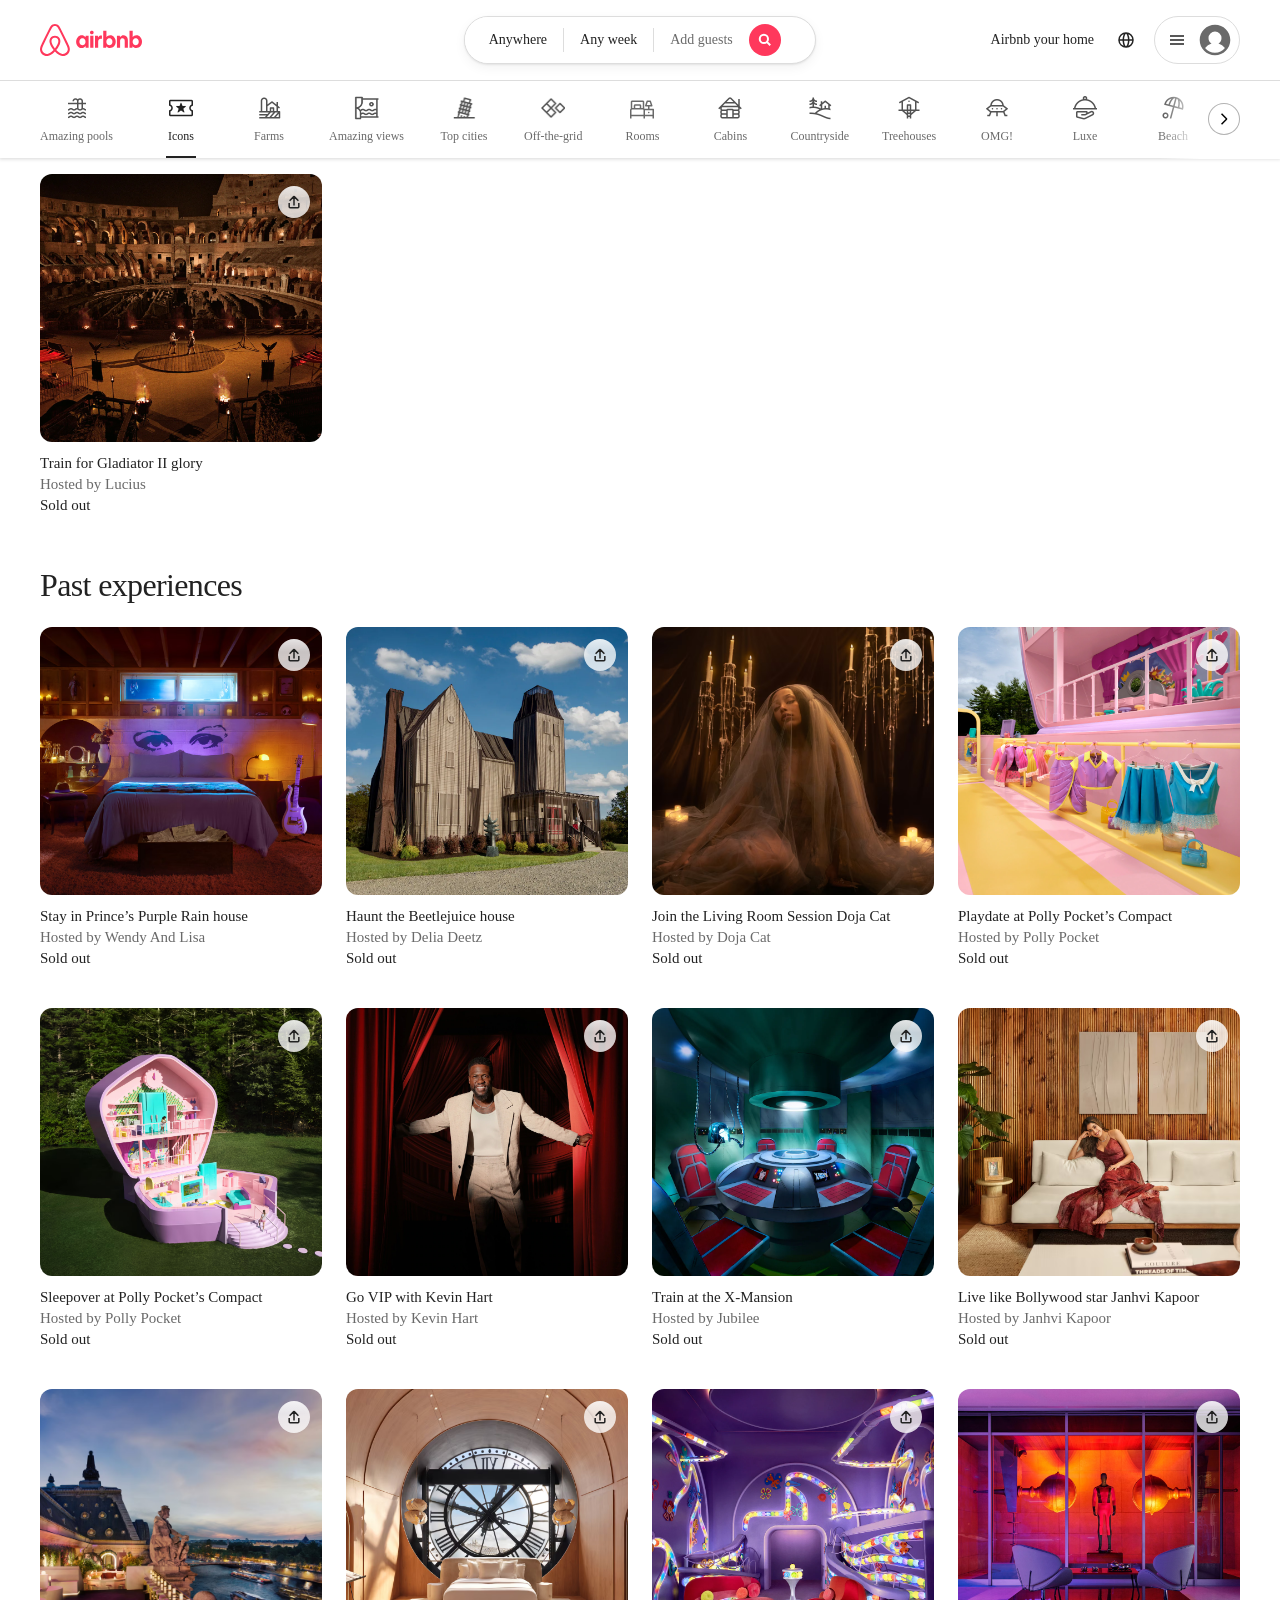
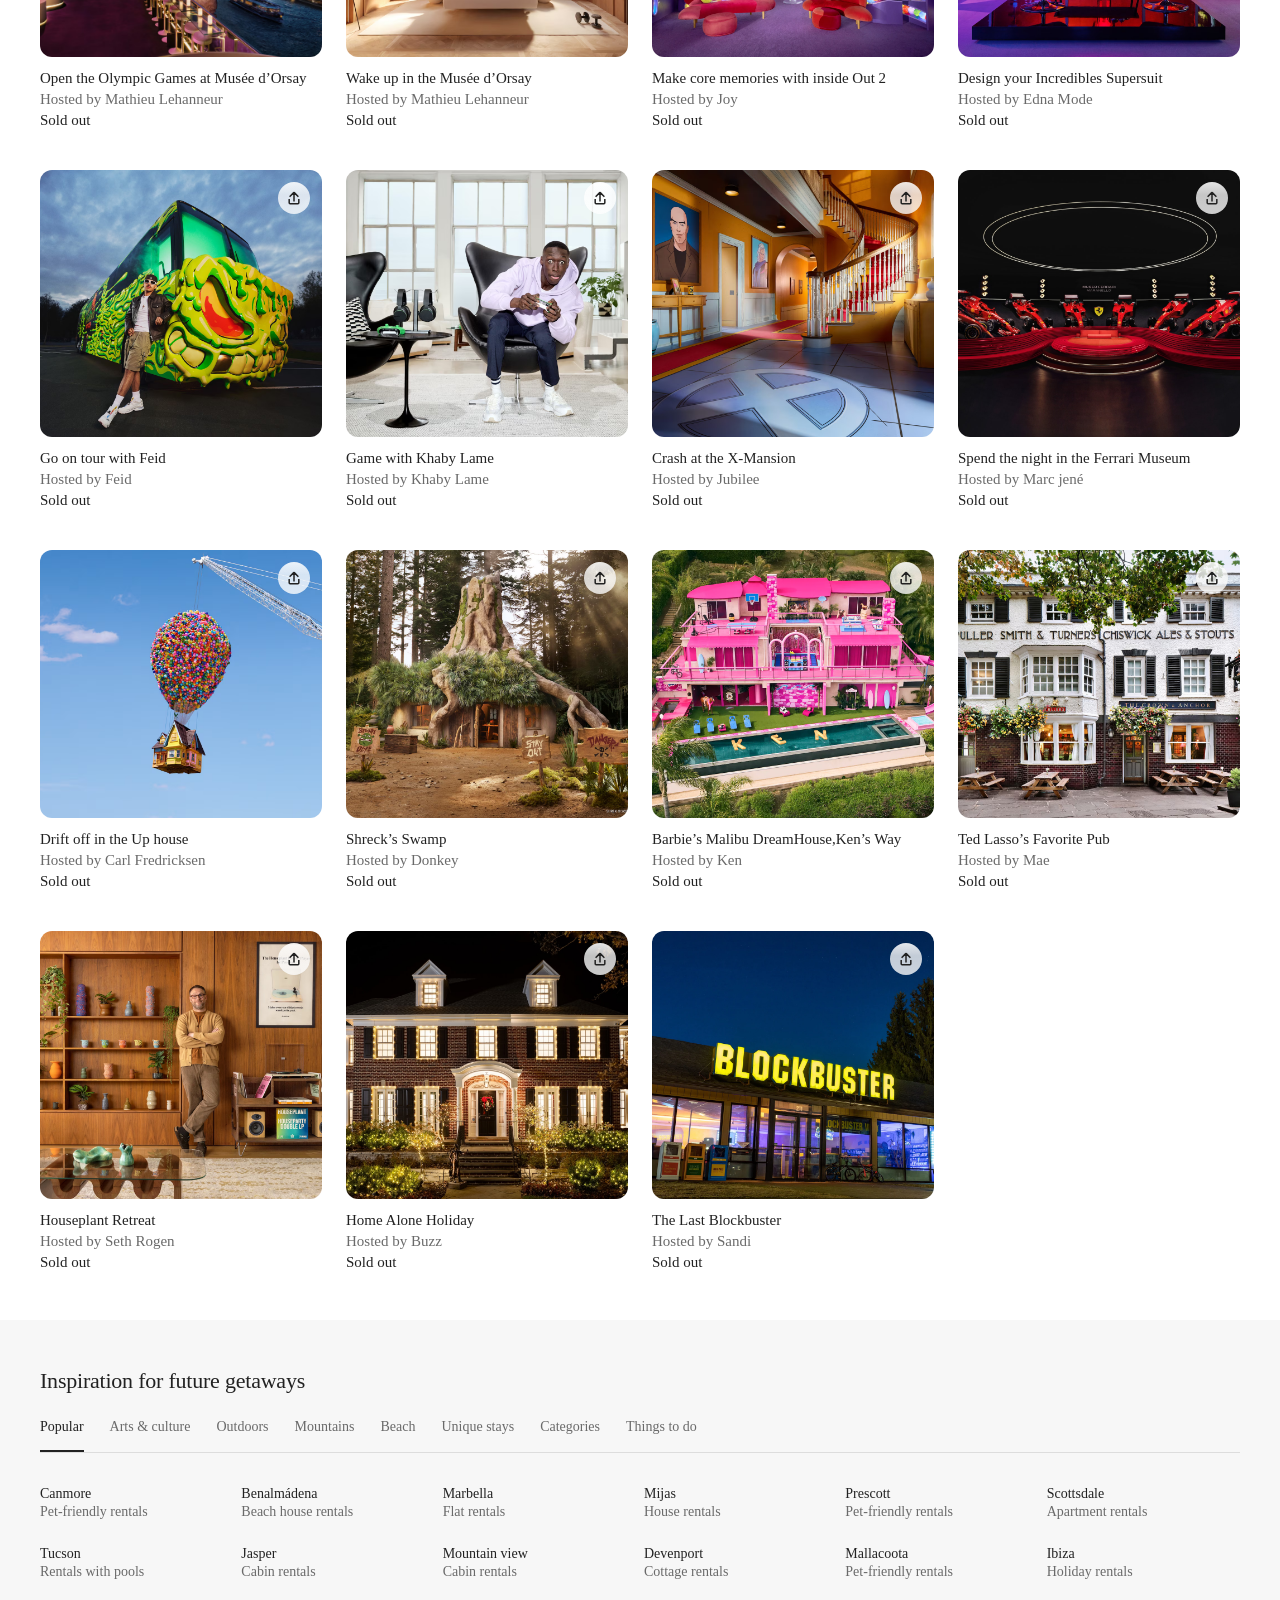
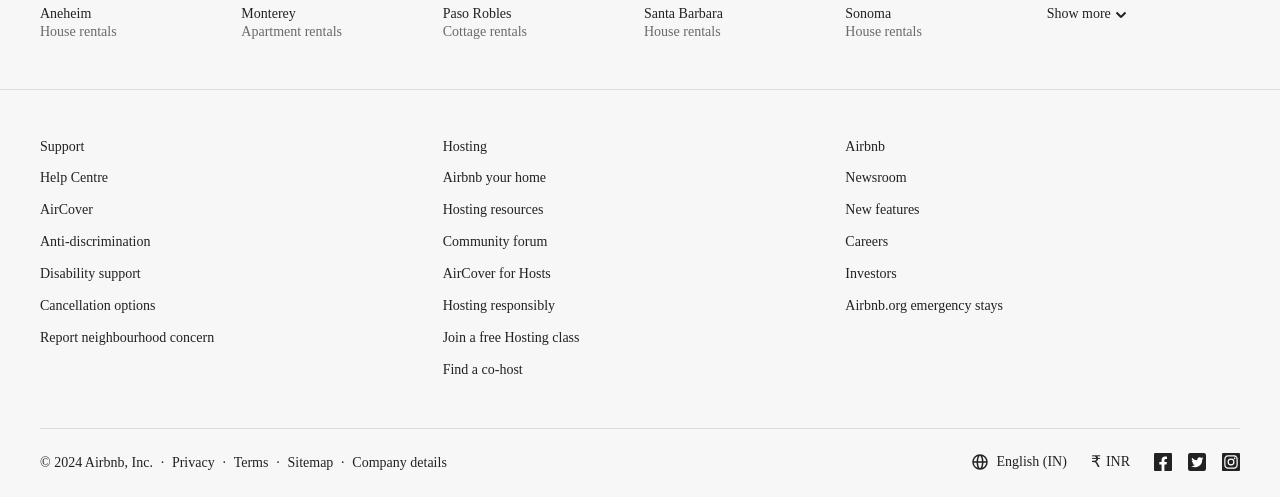
<file: index.html>
<!DOCTYPE html>
<html lang="en">
<head>
    <link rel="stylesheet" href="airbnb.css">
    <meta charset="UTF-8">
    <meta name="viewport" content="width=device-width, initial-scale=1.0">
    <title>Airbnb</title>
</head>
<body>
    <div class="main-container">
        <nav>
            <div class="nav-container">
                <div class="top-nav-con">
                    <div class="nav-mob-container">
                        <div class="nav-for-mob">
                            <button class="btn">
                                <div class="search"><span><svg  style="height: 12px; width:12px;" xmlns="http://www.w3.org/2000/svg" viewBox="0 0 32 32" aria-hidden="true" role="presentation" focusable="false" style="display: block; height: 20px; width: 20px; fill: currentcolor;"><path d="M13 0a13 13 0 0 1 10.5 20.67l7.91 7.92-2.82 2.82-7.92-7.91A12.94 12.94 0 0 1 13 26a13 13 0 1 1 0-26zm0 4a9 9 0 1 0 0 18 9 9 0 0 0 0-18z"></path></svg></span></div>
                                <div class="nav-text">
                                    <div class="nt1">Start your search</div>
                                </div>
                            </button>
                            <button class="btn1">
                                <div class="search"><span><svg xmlns="http://www.w3.org/2000/svg" viewBox="0 0 32 32" aria-hidden="true" role="presentation" focusable="false" style="display: block; height: 20px; width: 20px; fill: currentcolor;"><path d="M13 0a13 13 0 0 1 10.5 20.67l7.91 7.92-2.82 2.82-7.92-7.91A12.94 12.94 0 0 1 13 26a13 13 0 1 1 0-26zm0 4a9 9 0 1 0 0 18 9 9 0 0 0 0-18z"></path></svg></span></div>
                                <div class="nav-text1">
                                    <div class="nt2">Where to?</div>
                                    <div class="nt3"><span>Anywhere</span><span>•</span><span>Any week</span><span>•</span><span>Add guests</span></div>
                                </div>
                            </button>
                        </div>
                    </div>
                    <!-- Top nav for tab -->
                    <div class="nav-tab-container">
                        <div class="nav-for-tab">
                            <div class="site-main-logo" id="logo-for-tab-view"><svg width="30" height="32" style="display: block;"><path d="M29.3864 22.7101C29.2429 22.3073 29.0752 21.9176 28.9157 21.5565C28.6701 21.0011 28.4129 20.4446 28.1641 19.9067L28.1444 19.864C25.9255 15.0589 23.5439 10.1881 21.0659 5.38701L20.9607 5.18316C20.7079 4.69289 20.4466 4.18596 20.1784 3.68786C19.8604 3.0575 19.4745 2.4636 19.0276 1.91668C18.5245 1.31651 17.8956 0.833822 17.1853 0.502654C16.475 0.171486 15.7005 -9.83959e-05 14.9165 4.23317e-08C14.1325 9.84805e-05 13.3581 0.171877 12.6478 0.503224C11.9376 0.834571 11.3088 1.31742 10.8059 1.91771C10.3595 2.46476 9.97383 3.05853 9.65572 3.68858C9.38521 4.19115 9.12145 4.70278 8.8664 5.19757L8.76872 5.38696C6.29061 10.1884 3.90903 15.0592 1.69015 19.8639L1.65782 19.9338C1.41334 20.463 1.16057 21.0102 0.919073 21.5563C0.75949 21.9171 0.592009 22.3065 0.448355 22.7103C0.0369063 23.8104 -0.094204 24.9953 0.0668098 26.1585C0.237562 27.334 0.713008 28.4447 1.44606 29.3804C2.17911 30.3161 3.14434 31.0444 4.24614 31.4932C5.07835 31.8299 5.96818 32.002 6.86616 32C7.14824 31.9999 7.43008 31.9835 7.71027 31.9509C8.846 31.8062 9.94136 31.4366 10.9321 30.8639C12.2317 30.1338 13.5152 29.0638 14.9173 27.5348C16.3194 29.0638 17.6029 30.1338 18.9025 30.8639C19.8932 31.4367 20.9886 31.8062 22.1243 31.9509C22.4045 31.9835 22.6864 31.9999 22.9685 32C23.8664 32.002 24.7561 31.8299 25.5883 31.4932C26.6901 31.0444 27.6554 30.3161 28.3885 29.3804C29.1216 28.4447 29.5971 27.3341 29.7679 26.1585C29.9287 24.9952 29.7976 23.8103 29.3864 22.7101ZM14.9173 24.377C13.1816 22.1769 12.0678 20.1338 11.677 18.421C11.5169 17.7792 11.4791 17.1131 11.5656 16.4573C11.6339 15.9766 11.8105 15.5176 12.0821 15.1148C12.4163 14.6814 12.8458 14.3304 13.3374 14.0889C13.829 13.8475 14.3696 13.7219 14.9175 13.7219C15.4655 13.722 16.006 13.8476 16.4976 14.0892C16.9892 14.3307 17.4186 14.6817 17.7528 15.1151C18.0244 15.5181 18.201 15.9771 18.2693 16.4579C18.3556 17.114 18.3177 17.7803 18.1573 18.4223C17.7661 20.1349 16.6526 22.1774 14.9173 24.377ZM27.7406 25.8689C27.6212 26.6908 27.2887 27.4674 26.7762 28.1216C26.2636 28.7759 25.5887 29.2852 24.8183 29.599C24.0393 29.9111 23.1939 30.0217 22.3607 29.9205C21.4946 29.8089 20.6599 29.5239 19.9069 29.0824C18.7501 28.4325 17.5791 27.4348 16.2614 25.9712C18.3591 23.3846 19.669 21.0005 20.154 18.877C20.3723 17.984 20.4196 17.0579 20.2935 16.1475C20.1791 15.3632 19.8879 14.615 19.4419 13.9593C18.9194 13.2519 18.2378 12.6768 17.452 12.2805C16.6661 11.8842 15.798 11.6777 14.9175 11.6777C14.0371 11.6777 13.1689 11.8841 12.383 12.2803C11.5971 12.6765 10.9155 13.2515 10.393 13.9589C9.94707 14.6144 9.65591 15.3624 9.5414 16.1465C9.41524 17.0566 9.4623 17.9822 9.68011 18.8749C10.1648 20.9993 11.4748 23.384 13.5732 25.9714C12.2555 27.4348 11.0845 28.4325 9.92769 29.0825C9.17468 29.5239 8.34007 29.809 7.47395 29.9205C6.64065 30.0217 5.79525 29.9111 5.0162 29.599C4.24581 29.2852 3.57092 28.7759 3.05838 28.1217C2.54585 27.4674 2.21345 26.6908 2.09411 25.8689C1.97932 25.0334 2.07701 24.1825 2.37818 23.3946C2.49266 23.0728 2.62663 22.757 2.7926 22.3818C3.0274 21.851 3.27657 21.3115 3.51759 20.7898L3.54996 20.7197C5.75643 15.9419 8.12481 11.0982 10.5894 6.32294L10.6875 6.13283C10.9384 5.64601 11.1979 5.14267 11.4597 4.6563C11.7101 4.15501 12.0132 3.68171 12.3639 3.2444C12.6746 2.86903 13.0646 2.56681 13.5059 2.35934C13.9473 2.15186 14.4291 2.04426 14.9169 2.04422C15.4047 2.04418 15.8866 2.15171 16.3279 2.35911C16.7693 2.56651 17.1593 2.86867 17.4701 3.24399C17.821 3.68097 18.1242 4.15411 18.3744 4.65538C18.6338 5.13742 18.891 5.63623 19.1398 6.11858L19.2452 6.32315C21.7097 11.0979 24.078 15.9415 26.2847 20.7201L26.3046 20.7631C26.5498 21.2936 26.8033 21.8419 27.042 22.382C27.2082 22.7577 27.3424 23.0738 27.4566 23.3944C27.7576 24.1824 27.8553 25.0333 27.7406 25.8689Z" fill="currentcolor"></path></svg></div>
                            <!-- main logo for laptop view-->
                            <div class="site-main-logo" id="logo-for-lap-view"><svg width="102" height="32" style="display:block"><path d="M29.3864 22.7101C29.2429 22.3073 29.0752 21.9176 28.9157 21.5565C28.6701 21.0011 28.4129 20.4446 28.1641 19.9067L28.1444 19.864C25.9255 15.0589 23.5439 10.1881 21.0659 5.38701L20.9607 5.18316C20.7079 4.69289 20.4466 4.18596 20.1784 3.68786C19.8604 3.0575 19.4745 2.4636 19.0276 1.91668C18.5245 1.31651 17.8956 0.833822 17.1853 0.502654C16.475 0.171486 15.7005 -9.83959e-05 14.9165 4.23317e-08C14.1325 9.84805e-05 13.3581 0.171877 12.6478 0.503224C11.9376 0.834571 11.3088 1.31742 10.8059 1.91771C10.3595 2.46476 9.97383 3.05853 9.65572 3.68858C9.38521 4.19115 9.12145 4.70278 8.8664 5.19757L8.76872 5.38696C6.29061 10.1884 3.90903 15.0592 1.69015 19.8639L1.65782 19.9338C1.41334 20.463 1.16057 21.0102 0.919073 21.5563C0.75949 21.9171 0.592009 22.3065 0.448355 22.7103C0.0369063 23.8104 -0.094204 24.9953 0.0668098 26.1585C0.237562 27.334 0.713008 28.4447 1.44606 29.3804C2.17911 30.3161 3.14434 31.0444 4.24614 31.4932C5.07835 31.8299 5.96818 32.002 6.86616 32C7.14824 31.9999 7.43008 31.9835 7.71027 31.9509C8.846 31.8062 9.94136 31.4366 10.9321 30.8639C12.2317 30.1338 13.5152 29.0638 14.9173 27.5348C16.3194 29.0638 17.6029 30.1338 18.9025 30.8639C19.8932 31.4367 20.9886 31.8062 22.1243 31.9509C22.4045 31.9835 22.6864 31.9999 22.9685 32C23.8664 32.002 24.7561 31.8299 25.5883 31.4932C26.6901 31.0444 27.6554 30.3161 28.3885 29.3804C29.1216 28.4447 29.5971 27.3341 29.7679 26.1585C29.9287 24.9952 29.7976 23.8103 29.3864 22.7101ZM14.9173 24.377C13.1816 22.1769 12.0678 20.1338 11.677 18.421C11.5169 17.7792 11.4791 17.1131 11.5656 16.4573C11.6339 15.9766 11.8105 15.5176 12.0821 15.1148C12.4163 14.6814 12.8458 14.3304 13.3374 14.0889C13.829 13.8475 14.3696 13.7219 14.9175 13.7219C15.4655 13.722 16.006 13.8476 16.4976 14.0892C16.9892 14.3307 17.4186 14.6817 17.7528 15.1151C18.0244 15.5181 18.201 15.9771 18.2693 16.4579C18.3556 17.114 18.3177 17.7803 18.1573 18.4223C17.7661 20.1349 16.6526 22.1774 14.9173 24.377ZM27.7406 25.8689C27.6212 26.6908 27.2887 27.4674 26.7762 28.1216C26.2636 28.7759 25.5887 29.2852 24.8183 29.599C24.0393 29.9111 23.1939 30.0217 22.3607 29.9205C21.4946 29.8089 20.6599 29.5239 19.9069 29.0824C18.7501 28.4325 17.5791 27.4348 16.2614 25.9712C18.3591 23.3846 19.669 21.0005 20.154 18.877C20.3723 17.984 20.4196 17.0579 20.2935 16.1475C20.1791 15.3632 19.8879 14.615 19.4419 13.9593C18.9194 13.2519 18.2378 12.6768 17.452 12.2805C16.6661 11.8842 15.798 11.6777 14.9175 11.6777C14.0371 11.6777 13.1689 11.8841 12.383 12.2803C11.5971 12.6765 10.9155 13.2515 10.393 13.9589C9.94707 14.6144 9.65591 15.3624 9.5414 16.1465C9.41524 17.0566 9.4623 17.9822 9.68011 18.8749C10.1648 20.9993 11.4748 23.384 13.5732 25.9714C12.2555 27.4348 11.0845 28.4325 9.92769 29.0825C9.17468 29.5239 8.34007 29.809 7.47395 29.9205C6.64065 30.0217 5.79525 29.9111 5.0162 29.599C4.24581 29.2852 3.57092 28.7759 3.05838 28.1217C2.54585 27.4674 2.21345 26.6908 2.09411 25.8689C1.97932 25.0334 2.07701 24.1825 2.37818 23.3946C2.49266 23.0728 2.62663 22.757 2.7926 22.3818C3.0274 21.851 3.27657 21.3115 3.51759 20.7898L3.54996 20.7197C5.75643 15.9419 8.12481 11.0982 10.5894 6.32294L10.6875 6.13283C10.9384 5.64601 11.1979 5.14267 11.4597 4.6563C11.7101 4.15501 12.0132 3.68171 12.3639 3.2444C12.6746 2.86903 13.0646 2.56681 13.5059 2.35934C13.9473 2.15186 14.4291 2.04426 14.9169 2.04422C15.4047 2.04418 15.8866 2.15171 16.3279 2.35911C16.7693 2.56651 17.1593 2.86867 17.4701 3.24399C17.821 3.68097 18.1242 4.15411 18.3744 4.65538C18.6338 5.13742 18.891 5.63623 19.1398 6.11858L19.2452 6.32315C21.7097 11.0979 24.078 15.9415 26.2847 20.7201L26.3046 20.7631C26.5498 21.2936 26.8033 21.8419 27.042 22.382C27.2082 22.7577 27.3424 23.0738 27.4566 23.3944C27.7576 24.1824 27.8553 25.0333 27.7406 25.8689Z" fill="currentcolor"></path><path d="M41.6847 24.1196C40.8856 24.1196 40.1505 23.9594 39.4792 23.6391C38.808 23.3188 38.2327 22.8703 37.7212 22.2937C37.2098 21.7172 36.8263 21.0445 36.5386 20.3078C36.2509 19.539 36.123 18.7062 36.123 17.8093C36.123 16.9124 36.2829 16.0475 36.5705 15.2787C36.8582 14.51 37.2737 13.8373 37.7852 13.2287C38.2966 12.6521 38.9039 12.1716 39.6071 11.8513C40.3103 11.531 41.0455 11.3708 41.8765 11.3708C42.6756 11.3708 43.3788 11.531 44.0181 11.8833C44.6574 12.2037 45.1688 12.6841 45.5843 13.2927L45.6802 11.7232H48.6209V23.7992H45.6802L45.5843 22.0375C45.1688 22.6781 44.6254 23.1906 43.9222 23.575C43.2829 23.9274 42.5158 24.1196 41.6847 24.1196ZM42.4519 21.2367C43.0272 21.2367 43.5386 21.0765 44.0181 20.7882C44.4656 20.4679 44.8172 20.0515 45.1049 19.539C45.3606 19.0265 45.4884 18.4179 45.4884 17.7452C45.4884 17.0725 45.3606 16.4639 45.1049 15.9514C44.8492 15.4389 44.4656 15.0225 44.0181 14.7022C43.5706 14.3818 43.0272 14.2537 42.4519 14.2537C41.8765 14.2537 41.3651 14.4139 40.8856 14.7022C40.4382 15.0225 40.0866 15.4389 39.7989 15.9514C39.5432 16.4639 39.4153 17.0725 39.4153 17.7452C39.4153 18.4179 39.5432 19.0265 39.7989 19.539C40.0546 20.0515 40.4382 20.4679 40.8856 20.7882C41.3651 21.0765 41.8765 21.2367 42.4519 21.2367ZM53.6392 8.4559C53.6392 8.80825 53.5753 9.12858 53.4154 9.38483C53.2556 9.64109 53.0319 9.86531 52.7442 10.0255C52.4565 10.1856 52.1369 10.2497 51.8173 10.2497C51.4976 10.2497 51.178 10.1856 50.8903 10.0255C50.6026 9.86531 50.3789 9.64109 50.2191 9.38483C50.0592 9.09654 49.9953 8.80825 49.9953 8.4559C49.9953 8.10355 50.0592 7.78323 50.2191 7.52697C50.3789 7.23868 50.6026 7.04649 50.8903 6.88633C51.178 6.72617 51.4976 6.66211 51.8173 6.66211C52.1369 6.66211 52.4565 6.72617 52.7442 6.88633C53.0319 7.04649 53.2556 7.27072 53.4154 7.52697C53.5433 7.78323 53.6392 8.07152 53.6392 8.4559ZM50.2191 23.7672V11.6911H53.4154V23.7672H50.2191V23.7672ZM61.9498 14.8623V14.8943C61.79 14.8303 61.5982 14.7982 61.4383 14.7662C61.2466 14.7342 61.0867 14.7342 60.895 14.7342C60 14.7342 59.3287 14.9904 58.8812 15.535C58.4018 16.0795 58.178 16.8483 58.178 17.8413V23.7672H54.9817V11.6911H57.9223L58.0182 13.517C58.3379 12.8763 58.7214 12.3958 59.2648 12.0435C59.7762 11.6911 60.3835 11.531 61.0867 11.531C61.3105 11.531 61.5342 11.563 61.726 11.595C61.8219 11.6271 61.8858 11.6271 61.9498 11.6591V14.8623ZM63.2283 23.7672V6.72617H66.4247V13.2287C66.8722 12.6521 67.3836 12.2036 68.0229 11.8513C68.6622 11.531 69.3654 11.3388 70.1645 11.3388C70.9635 11.3388 71.6987 11.4989 72.3699 11.8193C73.0412 12.1396 73.6165 12.588 74.128 13.1646C74.6394 13.7412 75.0229 14.4139 75.3106 15.1506C75.5983 15.9194 75.7261 16.7522 75.7261 17.6491C75.7261 18.546 75.5663 19.4109 75.2787 20.1796C74.991 20.9484 74.5755 21.6211 74.064 22.2297C73.5526 22.8063 72.9453 23.2867 72.2421 23.6071C71.5389 23.9274 70.8037 24.0875 69.9727 24.0875C69.1736 24.0875 68.4704 23.9274 67.8311 23.575C67.1918 23.2547 66.6804 22.7742 66.2649 22.1656L66.169 23.7352L63.2283 23.7672ZM69.3973 21.2367C69.9727 21.2367 70.4841 21.0765 70.9635 20.7882C71.411 20.4679 71.7626 20.0515 72.0503 19.539C72.306 19.0265 72.4339 18.4179 72.4339 17.7452C72.4339 17.0725 72.306 16.4639 72.0503 15.9514C71.7626 15.4389 71.411 15.0225 70.9635 14.7022C70.5161 14.3818 69.9727 14.2537 69.3973 14.2537C68.822 14.2537 68.3106 14.4139 67.8311 14.7022C67.3836 15.0225 67.032 15.4389 66.7443 15.9514C66.4886 16.4639 66.3608 17.0725 66.3608 17.7452C66.3608 18.4179 66.4886 19.0265 66.7443 19.539C67 20.0515 67.3836 20.4679 67.8311 20.7882C68.3106 21.0765 68.822 21.2367 69.3973 21.2367ZM76.9408 23.7672V11.6911H79.8814L79.9773 13.2607C80.3289 12.6841 80.8084 12.2357 81.4157 11.8833C82.023 11.531 82.7262 11.3708 83.5253 11.3708C84.4203 11.3708 85.1874 11.595 85.8267 12.0115C86.4979 12.4279 87.0094 13.0365 87.361 13.8053C87.7126 14.574 87.9043 15.5029 87.9043 16.56V23.7992H84.708V16.9764C84.708 16.1436 84.5162 15.4709 84.1326 14.9904C83.7491 14.51 83.2376 14.2537 82.5664 14.2537C82.0869 14.2537 81.6714 14.3498 81.2878 14.574C80.9362 14.7982 80.6486 15.0865 80.4248 15.503C80.2011 15.8873 80.1052 16.3678 80.1052 16.8483V23.7672H76.9408V23.7672ZM89.5025 23.7672V6.72617H92.6989V13.2287C93.1464 12.6521 93.6578 12.2036 94.2971 11.8513C94.9364 11.531 95.6396 11.3388 96.4387 11.3388C97.2378 11.3388 97.9729 11.4989 98.6442 11.8193C99.3154 12.1396 99.8907 12.588 100.402 13.1646C100.914 13.7412 101.297 14.4139 101.585 15.1506C101.873 15.9194 102 16.7522 102 17.6491C102 18.546 101.841 19.4109 101.553 20.1796C101.265 20.9484 100.85 21.6211 100.338 22.2297C99.8268 22.8063 99.2195 23.2867 98.5163 23.6071C97.8131 23.9274 97.0779 24.0875 96.2469 24.0875C95.4478 24.0875 94.7446 23.9274 94.1053 23.575C93.466 23.2547 92.9546 22.7742 92.5391 22.1656L92.4432 23.7352L89.5025 23.7672ZM95.7035 21.2367C96.2788 21.2367 96.7903 21.0765 97.2697 20.7882C97.7172 20.4679 98.0688 20.0515 98.3565 19.539C98.6122 19.0265 98.7401 18.4179 98.7401 17.7452C98.7401 17.0725 98.6122 16.4639 98.3565 15.9514C98.1008 15.4389 97.7172 15.0225 97.2697 14.7022C96.8222 14.3818 96.2788 14.2537 95.7035 14.2537C95.1281 14.2537 94.6167 14.4139 94.1373 14.7022C93.6898 15.0225 93.3382 15.4389 93.0505 15.9514C92.7628 16.4639 92.6669 17.0725 92.6669 17.7452C92.6669 18.4179 92.7948 19.0265 93.0505 19.539C93.3062 20.0515 93.6898 20.4679 94.1373 20.7882C94.6167 21.0765 95.0962 21.2367 95.7035 21.2367Z" fill="currentcolor"></path></svg></div>
                            <!-- logo for laptop view end -->
                            <div class="button-container">
                                <div class="bt-co-tab">
                                    <div class="bt-co">
                                        <button class="btc-1">
                                            <div class="text-con" id="tc1"><div>Anywhere</div></div>
                                        </button>
                                        <div class="side-line"></div>
                                        <button class="btc-2">
                                            <div class="text-con" id="tc2"><div>Any week</div></div>
                                        </button>
                                        <div class="side-line"></div>
                                        <button class="btc-3">
                                            <div class="text-con" id="tc3"><div>Add guests</div></div>
                                            <div class="sb"><svg xmlns="http://www.w3.org/2000/svg" viewBox="0 0 32 32" aria-hidden="true" role="presentation" focusable="false" style="display: block; fill: none; height: 12px; width: 12px; stroke: currentcolor; stroke-width: 5.33333; overflow: visible;"><path fill="none" d="M13 24a11 11 0 1 0 0-22 11 11 0 0 0 0 22zm8-3 9 9"></path></svg></div>
                                        </button>
                                    </div>
                                </div>
                            </div>
                            <div class="Airbnb-home-container">
                                <div class="home-container">
                                    <div class="home-logo-container">
                                        <div class="home"><div>Airbnb your home</div></div>
                                        <div class="home-logo"><div><svg xmlns="http://www.w3.org/2000/svg" viewBox="0 0 16 16" aria-hidden="true" role="presentation" focusable="false" style="display: block; height: 16px; width: 16px; fill: currentcolor;"><path d="M8 .25a7.77 7.77 0 0 1 7.75 7.78 7.75 7.75 0 0 1-7.52 7.72h-.25A7.75 7.75 0 0 1 .25 8.24v-.25A7.75 7.75 0 0 1 8 .25zm1.95 8.5h-3.9c.15 2.9 1.17 5.34 1.88 5.5H8c.68 0 1.72-2.37 1.93-5.23zm4.26 0h-2.76c-.09 1.96-.53 3.78-1.18 5.08A6.26 6.26 0 0 0 14.17 9zm-9.67 0H1.8a6.26 6.26 0 0 0 3.94 5.08 12.59 12.59 0 0 1-1.16-4.7l-.03-.38zm1.2-6.58-.12.05a6.26 6.26 0 0 0-3.83 5.03h2.75c.09-1.83.48-3.54 1.06-4.81zm2.25-.42c-.7 0-1.78 2.51-1.94 5.5h3.9c-.15-2.9-1.18-5.34-1.89-5.5h-.07zm2.28.43.03.05a12.95 12.95 0 0 1 1.15 5.02h2.75a6.28 6.28 0 0 0-3.93-5.07z"></path></svg></div></div>
    
                                    </div>
                                    <button class="person-menu-container">
                                        <div class="menu"><svg xmlns="http://www.w3.org/2000/svg" viewBox="0 0 32 32" aria-hidden="true" role="presentation" focusable="false" style="display: block; fill: none; height: 16px; width: 16px; stroke: currentcolor; stroke-width: 3; overflow: visible;"><g fill="none"><path d="M2 16h28M2 24h28M2 8h28"></path></g></svg></div>
                                        <div class="perosn"><svg xmlns="http://www.w3.org/2000/svg" viewBox="0 0 32 32" aria-hidden="true" role="presentation" focusable="false" style="display: block; height: 32px; width: 32px; fill: currentcolor;"><path d="M16 .7C7.56.7.7 7.56.7 16S7.56 31.3 16 31.3 31.3 24.44 31.3 16 24.44.7 16 .7zm0 28c-4.02 0-7.6-1.88-9.93-4.81a12.43 12.43 0 0 1 6.45-4.4A6.5 6.5 0 0 1 9.5 14a6.5 6.5 0 0 1 13 0 6.51 6.51 0 0 1-3.02 5.5 12.42 12.42 0 0 1 6.45 4.4A12.67 12.67 0 0 1 16 28.7z"></path></svg></div>
                                    </button>
                                </div>
                            </div>
                        </div>
                    </div>
                    <div class="line1"></div>
                </div>
                <div class="sec-nav-con">
                    <div class="logo-container">
                        <div class="logos">
                            <div class="logo"><div class="log" id="fm">
                                <div class="log1"><img src="assets/images/logo1.jpg" alt="logo1"></div>
                                <div class="des1"><span>Amazing pools</span></div>
                            </div></div>
                            <div class="logo" id="fm1"><div class="log" id="fm2">
                                <div class="log2"><img src="assets/images/logo2.webp" alt="logo2"></div>
                                <div class="des1"><span>Icons</span></div>
                            </div></div>
                            <div class="logo"><div class="log">
                                <div class="log1"><img src="assets/images/logo3.jpg" alt="logo3"></div>
                                <div class="des1"><span>Farms</span></div>
                            </div></div>
                            <div class="logo"><div class="log">
                                <div class="log1"><img src="assets/images/logo4.jpg" alt="logo4"></div>
                                <div class="des1"><span>Amazing views</span></div>
                            </div></div>
                            <div class="logo"><div class="log">
                                <div class="log1"><img src="assets/images/logo5.jpg" alt="logo5"></div>
                                <div class="des1"><span>Top cities</span></div>
                            </div></div>
                            <div class="logo"><div class="log">
                                <div class="log1"><img src="assets/images/logo6.jpg" alt="logo6"></div>
                                <div class="des1"><span>Off-the-grid</span></div>
                            </div></div>
                            <div class="logo"><div class="log">
                                <div class="log1"><img src="assets/images/logo7.jpg" alt="logo7"></div>
                                <div class="des1"><span>Rooms</span></div>
                            </div></div>
                            <div class="logo"><div class="log">
                                <div class="log1"><img src="assets/images/logo8.jpg" alt="logo8"></div>
                                <div class="des1"><span>Cabins</span></div>
                            </div></div>
                            <div class="logo"><div class="log">
                                <div class="log1"><img src="assets/images/logo9.jpg" alt="logo9"></div>
                                <div class="des1"><span>Countryside</span></div>
                            </div></div>
                            <div class="logo"><div class="log">
                                <div class="log1"><img src="assets/images/logo10.jpg" alt="logo10"></div>
                                <div class="des1"><span>Treehouses</span></div>
                            </div></div>
                            <div class="logo"><div class="log">
                                <div class="log1"><img src="assets/images/logo11.jpg" alt="logo11"></div>
                                <div class="des1"><span>OMG!</span></div>
                            </div></div>
                            <div class="logo"><div class="log">
                                <div class="log1"><img src="assets/images/logo12.jpg" alt="logo12"></div>
                                <div class="des1"><span>Luxe</span></div>
                            </div></div>
                            <div class="logo"><div class="log">
                                <div class="log1"><img src="assets/images/logo13.jpg" alt="logo13"></div>
                                <div class="des1"><span>Beach</span></div>
                            </div></div>
                            <div class="logo"><div class="log">
                                <div class="log1"><img src="assets/images/logo14.jpg" alt="logo14"></div>
                                <div class="des1"><span>Historical home</span></div>
                            </div></div>
                            <div class="logo"><div class="log">
                                <div class="log1"><img src="assets/images/logo15.jpg" alt="logo15"></div>
                                <div class="des1"><span>Mansions</span></div>
                            </div></div>
                            <div class="logo"><div class="log">
                                <div class="log1"><img src="assets/images/logo16.jpg" alt="logo16"></div>
                                <div class="des1"><span>Domes</span></div>
                            </div></div>
                            <div class="logo"><div class="log">
                                <div class="log1"><img src="assets/images/logo17.jpg" alt="logo17"></div>
                                <div class="des1"><span>National parks</span></div>
                            </div></div>
                            <div class="logo"><div class="log">
                                <div class="log1"><img src="assets/images/logo18.jpg" alt="logo18"></div>
                                <div class="des1"><span>Castles</span></div>
                            </div></div>
                            <div class="logo"><div class="log">
                                <div class="log1"><img src="assets/images/logo19.jpg" alt="logo19"></div>
                                <div class="des1"><span>Lakefront</span></div>
                            </div></div>
                            <div class="logo"><div class="log">
                                <div class="log1"><img src="assets/images/logo20.jpg" alt="logo20"></div>
                                <div class="des1"><span>Tiny homes</span></div>
                            </div></div>
                            <div class="logo"><div class="log">
                                <div class="log1"><img src="assets/images/logo21.jpg" alt="logo21"></div>
                                <div class="des1"><span>Beachfornt</span></div>
                            </div></div>
                            <div class="logo"><div class="log">
                                <div class="log1"><img src="assets/images/logo23.jpg" alt="logo23"></div>
                                <div class="des1"><span>Lake</span></div>
                            </div></div>
                            <div class="logo"><div class="log">
                                <div class="log1"><img src="assets/images/logo24.jpg" alt="logo24"></div>
                                <div class="des1"><span>Islands</span></div>
                            </div></div>
                            <div class="logo"><div class="log">
                                <div class="log1"><img src="assets/images/logo25.jpg" alt="logo25"></div>
                                <div class="des1"><span>Design</span></div>
                            </div></div>
                            <div class="logo"><div class="log">
                                <div class="log1"><img src="assets/images/logo25.jpg" alt="logo25"></div>
                                <div class="des1">Top of the world</div>
                            </div></div>
                            <div class="logo"><div class="log">
                                <div class="log1"><img src="assets/images/logo26.jpg" alt="logo26"></div>
                                <div class="des1"><span>Bed&brekfasts</span></div>
                            </div></div>
                            <div class="logo"><div class="log">
                                <div class="log1"><img src="assets/images/logo27.jpg" alt="logo27"></div>
                                <div class="des1"><span>Tropical</span></div>
                            </div></div>
                            <div class="logo"><div class="log">
                                <div class="log1"><img src="assets/images/logo28.jpg" alt="logo28"></div>
                                <div class="des1"><span>Trending</span></div>
                            </div></div>
                            <div class="logo"><div class="log">
                                <div class="log1"><img src="assets/images/logo29.jpg" alt="logo29"></div>
                                <div class="des1"><span>Camping</span></div>
                            </div></div>
                            <div class="logo"><div class="log">
                                <div class="log1"><img src="assets/images/logo30.jpg" alt="logo30"></div>
                                <div class="des1"><span>Desert</span></div>
                            </div></div>
                            <div class="logo"><div class="log">
                                <div class="log1"><img src="assets/images/logo31.jpg" alt="logo31"></div>
                                <div class="des1"><span>Caves</span></div>
                            </div></div>
                            <div class="logo"><div class="log">
                                <div class="log1"><img src="assets/images/logo32.jpg" alt="logo32"></div>
                                <div class="des1"><span>Golfing</span></div>
                            </div></div>
                            <div class="logo"><div class="log">
                                <div class="log1"><img src="assets/images/logo33.jpg" alt="logo33"></div>
                                <div class="des1"><span>A-frames</span></div>
                            </div></div>
                            <div class="logo"><div class="log">
                                <div class="log1"><img src="assets/images/logo34.jpg" alt="logo34"></div>
                                <div class="des1"><span>Arctic</span></div>
                            </div></div>
                            <div class="logo"><div class="log">
                                <div class="log1"><img src="assets/images/logo35.jpg" alt="logo35"></div>
                                <div class="des1"><span>Containers</span></div>
                            </div></div>
                            <div class="logo"><div class="log">
                                <div class="log1"><img src="assets/images/logo36.jpg" alt="logo36"></div>
                                <div class="des1"><span>Earth homes</span></div>
                            </div></div>
                            <div class="logo"><div class="log">
                                <div class="log1"><img src="assets/images/logo37.jpg" alt="logo37"></div>
                                <div class="des1"><span>Boats</span></div>
                            </div></div>
                            <div class="logo"><div class="log">
                                <div class="log1"><img src="assets/images/logo38.jpg" alt="logo38"></div>
                                <div class="des1"><span>Creative spaces</span></div>
                            </div></div>
                            <div class="logo"><div class="log">
                                <div class="log1"><img src="assets/images/logo39.jpg" alt="logo39"></div>
                                <div class="des1"><span>Chef's kitchens</span></div>
                            </div></div>
                            <div class="logo"><div class="log">
                                <div class="log1"><img src="assets/images/logo40.jpg" alt="logo40"></div>
                                <div class="des1"><span>Skiing</span></div>
                            </div></div>
                            <div class="logo"><div class="log">
                                <div class="log1"><img src="assets/images/logo41.jpg" alt="logo41"></div>
                                <div class="des1"><span>Play</span></div>
                            </div></div>
                            <div class="logo"><div class="log">
                                <div class="log1"><img src="assets/images/logo42.jpg" alt="logo42"></div>
                                <div class="des1"><span>New</span></div>
                            </div></div>
                            <div class="logo"><div class="log">
                                <div class="log1"><img src="assets/images/logo43.jpg" alt="logo43"></div>
                                <div class="des1"><span>Surfing</span></div>
                            </div></div>
                            <div class="logo"><div class="log">
                                <div class="log1"><img src="assets/images/logo44.jpg" alt="logo44"></div>
                                <div class="des1"><span>Houseboats</span></div>
                            </div></div>
                            <div class="logo"><div class="log">
                                <div class="log1"><img src="assets/images/logo45.jpg" alt="logo45"></div>
                                <div class="des1"><span>Minus</span></div>
                            </div></div>
                            <div class="logo"><div class="log">
                                <div class="log1"><img src="assets/images/logo46.jpg" alt="logo46"></div>
                                <div class="des1"><span>Sky-in/out</span></div>
                            </div></div>
                            <div class="logo"><div class="log">
                                <div class="log1"><img src="assets/images/logo47.jpg" alt="logo47"></div>
                                <div class="des1"><span>Yurts</span></div>
                            </div></div>
                            <div class="logo"><div class="log">
                                <div class="log1"><img src="assets/images/logo48.jpg" alt="logo48"></div>
                                <div class="des1"><span>Dammusi</span></div>
                            </div></div>
                            <div class="logo"><div class="log">
                                <div class="log1"><img src="assets/images/logo49.jpg" alt="logo49"></div>
                                <div class="des1"><span>Ryokans</span></div>
                            </div></div>
                            <div class="logo"><div class="log">
                                <div class="log1"><img src="assets/images/logo50.jpg" alt="logo50"></div>
                                <div class="des1"><span>Trulli</span></div>
                            </div></div>
                            <div class="logo"><div class="log">
                                <div class="log1"><img src="assets/images/logo51.jpg" alt="logo51"></div>
                                <div class="des1"><span>Vineyards</span></div>
                            </div></div>
                            <div class="logo"><div class="log">
                                <div class="log1"><img src="assets/images/logo52.jpg" alt="logo52"></div>
                                <div class="des1"><span>Casas particulares</span></div>
                            </div></div>
                            <div class="logo"><div class="log">
                                <div class="log1"><img src="assets/images/logo53.jpg" alt="logo53"></div>
                                <div class="des1"><span>Adapted</span></div>
                            </div></div>
                            <div class="logo"><div class="log">
                                <div class="log1"><img src="assets/images/logo54.jpg" alt="logo54"></div>
                                <div class="des1"><span>Grand pianos</span></div>
                            </div></div>
                            <div class="logo"><div class="log">
                                <div class="log1"><img src="assets/images/logo55.jpg" alt="log"></div>
                                <div class="des1"><span>Cycladic homes</span></div>
                            </div></div>
                            <div class="logo"><div class="log">
                                <div class="log1"><img src="assets/images/logo56.jpg" alt="logo56"></div>
                                <div class="des1"><span>Towers</span></div>
                            </div></div>
                            <div class="logo"><div class="log">
                                <div class="log1"><img src="assets/images/logo57.jpg" alt="logo57"></div>
                                <div class="des1"><span>Windmills</span></div>
                            </div></div>
                            <div class="logo"><div class="log">
                                <div class="log1"><img src="assets/images/logo58.jpg" alt="logo58"></div>
                                <div class="des1"><span>Riads</span></div>
                            </div></div>
                            <div class="logo"><div class="log">
                                <div class="log1"><img src="assets/images/logo59.jpg" alt="logo59"></div>
                                <div class="des1"><span>Shepherd's huts</span></div>
                            </div></div>
                            <div class="logo"><div class="log">
                                <div class="log1"><img src="assets/images/logo60.jpg" alt="logo60"></div>
                                <div class="des1"><span>Barns</span></div>
                            </div></div>
                            <div class="logo"><div class="log">
                                <div class="log1"><img src="assets/images/logo61.jpg" alt="logo61"></div>
                                <div class="des1"><span>Camper vans</span></div>
                            </div></div>
                            <div class="logo"><div class="log">
                                <div class="log1"><img src="assets/images/logo62.jpg" alt="logo62"></div>
                                <div class="des1"><span>Hanoks</span></div>
                            </div></div>
                            <div class="logo"><div class="log">
                                <div class="log1"><img src="assets/images/logo56.jpg" alt="logo56"></div>
                                <div class="des1"><span>Towers</span></div>
                            </div></div>
                        </div>
                    </div>
                    <div class="next-button">
                        <button><span data-button-content="true" class=""><svg xmlns="http://www.w3.org/2000/svg" viewBox="0 0 16 16" aria-hidden="true" role="presentation" focusable="false" style="display: block; height: 12px; width: 12px; fill: currentcolor;"><path d="M5.41.3 4 1.7 10.3 8 4 14.3l1.41 1.4 6.6-6.58c.57-.58.6-1.5.1-2.13l-.1-.11z"></path></svg></span></button>
                    </div>
                </div>
                <div class="underline"></div>
            </div>
        </nav>
        <section id="sec1">
            <div class="main-content-container">
                <div class="container-for-contents">
                    <div class="container1">
                        <div class="cont">
                            <div class="img-for-site">
                                <div class="download">
                                    <div class="dm1">
                                        <div class="dm" id="dm-for-mobile"><svg viewBox="0 0 32 32" xmlns="http://www.w3.org/2000/svg" aria-hidden="true" role="presentation" focusable="false" style="display: block; fill: none; height: 16px; width: 16px; stroke: currentcolor; stroke-width: 3; overflow: visible;"><path d="m27 18v9c0 1.1046-.8954 2-2 2h-18c-1.10457 0-2-.8954-2-2v-9m11-15v21m-10-11 9.2929-9.29289c.3905-.39053 1.0237-.39053 1.4142 0l9.2929 9.29289" fill="none"></path></svg></div>
                                        <!-- download image from tab view -->
                                        <div class="dm" id="dm-from-tab"><svg viewBox="0 0 32 32" xmlns="http://www.w3.org/2000/svg" aria-hidden="true" role="presentation" focusable="false" style="display: block; fill: none; height: 14px; width: 14px; stroke: currentcolor; stroke-width: 3.42857; overflow: visible;"><path d="m27 18v9c0 1.1046-.8954 2-2 2h-18c-1.10457 0-2-.8954-2-2v-9m11-15v21m-10-11 9.2929-9.29289c.3905-.39053 1.0237-.39053 1.4142 0l9.2929 9.29289" fill="none"></path></svg></div>
                                        <!-- download image end -->
                                    </div>
                                </div>
                                <img src="assets/images/Gladiator.webp" alt="Gladiator">
                            </div>
                            <div class="text"><div class="head1">Train for Gladiator II glory</div>
                            <div class="small-head"><span>Hosted by Lucius</span></div>
                            <div class="head2">Sold out</div></div>
                        </div>
                    </div>
                    <div>
                        <div class="main-head"><h2>Past experiences</h2></div>
                        <div class="container2">
                            <!-- <div class="main-head"><h2>Past experiences</h2></div> -->
                            <div class="cont">
                                <div class="img-for-site">
                                    <div class="download">
                                        <div class="dm1">
                                            <div class="dm" id="dm-for-mobile"><svg viewBox="0 0 32 32" xmlns="http://www.w3.org/2000/svg" aria-hidden="true" role="presentation" focusable="false" style="display: block; fill: none; height: 16px; width: 16px; stroke: currentcolor; stroke-width: 3; overflow: visible;"><path d="m27 18v9c0 1.1046-.8954 2-2 2h-18c-1.10457 0-2-.8954-2-2v-9m11-15v21m-10-11 9.2929-9.29289c.3905-.39053 1.0237-.39053 1.4142 0l9.2929 9.29289" fill="none"></path></svg></div>
                                            <!-- download image from tab view -->
                                            <div class="dm" id="dm-from-tab"><svg viewBox="0 0 32 32" xmlns="http://www.w3.org/2000/svg" aria-hidden="true" role="presentation" focusable="false" style="display: block; fill: none; height: 14px; width: 14px; stroke: currentcolor; stroke-width: 3.42857; overflow: visible;"><path d="m27 18v9c0 1.1046-.8954 2-2 2h-18c-1.10457 0-2-.8954-2-2v-9m11-15v21m-10-11 9.2929-9.29289c.3905-.39053 1.0237-.39053 1.4142 0l9.2929 9.29289" fill="none"></path></svg></div>
                                            <!-- download image end -->
                                        </div>    
                                    </div>
                                    <img src="assets/images/Princes.avif" alt="Princes">
                                </div>
                                <div class="text"><div class="head1">Stay in Prince’s Purple Rain house</div>
                                <div class="small-head"><span>Hosted by Wendy And Lisa</span></div>
                                <div class="head2">Sold out</div></div>
                            </div>
                            <div class="cont">
                                <div class="img-for-site">
                                    <div class="download">
                                        <div class="dm1">
                                            <div class="dm" id="dm-for-mobile"><svg viewBox="0 0 32 32" xmlns="http://www.w3.org/2000/svg" aria-hidden="true" role="presentation" focusable="false" style="display: block; fill: none; height: 16px; width: 16px; stroke: currentcolor; stroke-width: 3; overflow: visible;"><path d="m27 18v9c0 1.1046-.8954 2-2 2h-18c-1.10457 0-2-.8954-2-2v-9m11-15v21m-10-11 9.2929-9.29289c.3905-.39053 1.0237-.39053 1.4142 0l9.2929 9.29289" fill="none"></path></svg></div>
                                            <!-- download image from tab view -->
                                            <div class="dm" id="dm-from-tab"><svg viewBox="0 0 32 32" xmlns="http://www.w3.org/2000/svg" aria-hidden="true" role="presentation" focusable="false" style="display: block; fill: none; height: 14px; width: 14px; stroke: currentcolor; stroke-width: 3.42857; overflow: visible;"><path d="m27 18v9c0 1.1046-.8954 2-2 2h-18c-1.10457 0-2-.8954-2-2v-9m11-15v21m-10-11 9.2929-9.29289c.3905-.39053 1.0237-.39053 1.4142 0l9.2929 9.29289" fill="none"></path></svg></div>
                                            <!-- download image end -->
                                        </div>    
                                    </div>
                                    <img src="assets/images/Beetlejuice.webp" alt="Beetlejuice">
                                </div>
                                <div class="text"><div class="head1">Haunt the Beetlejuice house</div>
                                <div class="small-head"><span>Hosted by Delia Deetz</span></div>
                                <div class="head2">Sold out</div></div>
                            </div>
                            <div class="cont">
                                <div class="img-for-site">
                                    <div class="download">
                                        <div class="dm1">
                                            <div class="dm" id="dm-for-mobile"><svg viewBox="0 0 32 32" xmlns="http://www.w3.org/2000/svg" aria-hidden="true" role="presentation" focusable="false" style="display: block; fill: none; height: 16px; width: 16px; stroke: currentcolor; stroke-width: 3; overflow: visible;"><path d="m27 18v9c0 1.1046-.8954 2-2 2h-18c-1.10457 0-2-.8954-2-2v-9m11-15v21m-10-11 9.2929-9.29289c.3905-.39053 1.0237-.39053 1.4142 0l9.2929 9.29289" fill="none"></path></svg></div>
                                            <!-- download image from tab view -->
                                            <div class="dm" id="dm-from-tab"><svg viewBox="0 0 32 32" xmlns="http://www.w3.org/2000/svg" aria-hidden="true" role="presentation" focusable="false" style="display: block; fill: none; height: 14px; width: 14px; stroke: currentcolor; stroke-width: 3.42857; overflow: visible;"><path d="m27 18v9c0 1.1046-.8954 2-2 2h-18c-1.10457 0-2-.8954-2-2v-9m11-15v21m-10-11 9.2929-9.29289c.3905-.39053 1.0237-.39053 1.4142 0l9.2929 9.29289" fill="none"></path></svg></div>
                                            <!-- download image end -->
                                        </div>    
                                    </div>
                                    <img src="assets/images/Doja.avif" alt="Doja">
                                </div>
                                <div class="text"><div class="head1">Join the Living Room Session Doja Cat</div>
                                <div class="small-head"><span>Hosted by Doja Cat</span></div>
                                <div class="head2">Sold out</div></div>
                            </div>
                            <div class="cont">
                                <div class="img-for-site">
                                    <div class="download">
                                        <div class="dm1">
                                            <div class="dm" id="dm-for-mobile"><svg viewBox="0 0 32 32" xmlns="http://www.w3.org/2000/svg" aria-hidden="true" role="presentation" focusable="false" style="display: block; fill: none; height: 16px; width: 16px; stroke: currentcolor; stroke-width: 3; overflow: visible;"><path d="m27 18v9c0 1.1046-.8954 2-2 2h-18c-1.10457 0-2-.8954-2-2v-9m11-15v21m-10-11 9.2929-9.29289c.3905-.39053 1.0237-.39053 1.4142 0l9.2929 9.29289" fill="none"></path></svg></div>
                                            <!-- download image from tab view -->
                                            <div class="dm" id="dm-from-tab"><svg viewBox="0 0 32 32" xmlns="http://www.w3.org/2000/svg" aria-hidden="true" role="presentation" focusable="false" style="display: block; fill: none; height: 14px; width: 14px; stroke: currentcolor; stroke-width: 3.42857; overflow: visible;"><path d="m27 18v9c0 1.1046-.8954 2-2 2h-18c-1.10457 0-2-.8954-2-2v-9m11-15v21m-10-11 9.2929-9.29289c.3905-.39053 1.0237-.39053 1.4142 0l9.2929 9.29289" fill="none"></path></svg></div>
                                            <!-- download image end -->
                                        </div>    
                                    </div>
                                    <img src="assets/images/Polly.webp" alt="Pocket">
                                </div>
                                <div class="text"><div class="head1">Playdate at Polly Pocket’s Compact</div>
                                <div class="small-head"><span>Hosted by Polly Pocket</span></div>
                                <div class="head2">Sold out</div></div>
                            </div>
                            <div class="cont">
                                <div class="img-for-site">
                                    <div class="download">
                                        <div class="dm1">
                                            <div class="dm" id="dm-for-mobile"><svg viewBox="0 0 32 32" xmlns="http://www.w3.org/2000/svg" aria-hidden="true" role="presentation" focusable="false" style="display: block; fill: none; height: 16px; width: 16px; stroke: currentcolor; stroke-width: 3; overflow: visible;"><path d="m27 18v9c0 1.1046-.8954 2-2 2h-18c-1.10457 0-2-.8954-2-2v-9m11-15v21m-10-11 9.2929-9.29289c.3905-.39053 1.0237-.39053 1.4142 0l9.2929 9.29289" fill="none"></path></svg></div>
                                            <!-- download image from tab view -->
                                            <div class="dm" id="dm-from-tab"><svg viewBox="0 0 32 32" xmlns="http://www.w3.org/2000/svg" aria-hidden="true" role="presentation" focusable="false" style="display: block; fill: none; height: 14px; width: 14px; stroke: currentcolor; stroke-width: 3.42857; overflow: visible;"><path d="m27 18v9c0 1.1046-.8954 2-2 2h-18c-1.10457 0-2-.8954-2-2v-9m11-15v21m-10-11 9.2929-9.29289c.3905-.39053 1.0237-.39053 1.4142 0l9.2929 9.29289" fill="none"></path></svg></div>
                                            <!-- download image end -->
                                        </div>    
                                    </div>
                                    <img src="assets/images/Polly1.avif" alt="Polly">
                                </div>
                                <div class="text"><div class="head1">Sleepover at Polly Pocket’s Compact</div>
                                <div class="small-head"><span>Hosted by Polly Pocket</span></div>
                                <div class="head2">Sold out</div></div>
                            </div>
                            <div class="cont">
                                <div class="img-for-site">
                                    <div class="download">
                                        <div class="dm1">
                                            <div class="dm" id="dm-for-mobile"><svg viewBox="0 0 32 32" xmlns="http://www.w3.org/2000/svg" aria-hidden="true" role="presentation" focusable="false" style="display: block; fill: none; height: 16px; width: 16px; stroke: currentcolor; stroke-width: 3; overflow: visible;"><path d="m27 18v9c0 1.1046-.8954 2-2 2h-18c-1.10457 0-2-.8954-2-2v-9m11-15v21m-10-11 9.2929-9.29289c.3905-.39053 1.0237-.39053 1.4142 0l9.2929 9.29289" fill="none"></path></svg></div>
                                            <!-- download image from tab view -->
                                            <div class="dm" id="dm-from-tab"><svg viewBox="0 0 32 32" xmlns="http://www.w3.org/2000/svg" aria-hidden="true" role="presentation" focusable="false" style="display: block; fill: none; height: 14px; width: 14px; stroke: currentcolor; stroke-width: 3.42857; overflow: visible;"><path d="m27 18v9c0 1.1046-.8954 2-2 2h-18c-1.10457 0-2-.8954-2-2v-9m11-15v21m-10-11 9.2929-9.29289c.3905-.39053 1.0237-.39053 1.4142 0l9.2929 9.29289" fill="none"></path></svg></div>
                                            <!-- download image end -->
                                        </div>    
                                    </div>
                                    <img src="assets/images/Kevin.webp" alt="Kevin">
                                </div>
                                <div class="text"><div class="head1">Go VIP with Kevin Hart</div>
                                <div class="small-head"><span>Hosted by Kevin Hart</span></div>
                                <div class="head2">Sold out</div></div>
                            </div>
                            <div class="cont">
                                <div class="img-for-site">
                                    <div class="download">
                                        <div class="dm1">
                                            <div class="dm" id="dm-for-mobile"><svg viewBox="0 0 32 32" xmlns="http://www.w3.org/2000/svg" aria-hidden="true" role="presentation" focusable="false" style="display: block; fill: none; height: 16px; width: 16px; stroke: currentcolor; stroke-width: 3; overflow: visible;"><path d="m27 18v9c0 1.1046-.8954 2-2 2h-18c-1.10457 0-2-.8954-2-2v-9m11-15v21m-10-11 9.2929-9.29289c.3905-.39053 1.0237-.39053 1.4142 0l9.2929 9.29289" fill="none"></path></svg></div>
                                            <!-- download image from tab view -->
                                            <div class="dm" id="dm-from-tab"><svg viewBox="0 0 32 32" xmlns="http://www.w3.org/2000/svg" aria-hidden="true" role="presentation" focusable="false" style="display: block; fill: none; height: 14px; width: 14px; stroke: currentcolor; stroke-width: 3.42857; overflow: visible;"><path d="m27 18v9c0 1.1046-.8954 2-2 2h-18c-1.10457 0-2-.8954-2-2v-9m11-15v21m-10-11 9.2929-9.29289c.3905-.39053 1.0237-.39053 1.4142 0l9.2929 9.29289" fill="none"></path></svg></div>
                                            <!-- download image end -->
                                        </div>    
                                    </div>
                                    <img src="assets/images/X-mansion.webp" alt="X-Mansion">
                                </div>
                                <div class="text"><div class="head1">Train at the X-Mansion</div>
                                <div class="small-head"><span>Hosted by Jubilee</span></div>
                                <div class="head2">Sold out</div></div>
                            </div>
                            <div class="cont">
                                <div class="img-for-site">
                                    <div class="download">
                                        <div class="dm1">
                                            <div class="dm" id="dm-for-mobile"><svg viewBox="0 0 32 32" xmlns="http://www.w3.org/2000/svg" aria-hidden="true" role="presentation" focusable="false" style="display: block; fill: none; height: 16px; width: 16px; stroke: currentcolor; stroke-width: 3; overflow: visible;"><path d="m27 18v9c0 1.1046-.8954 2-2 2h-18c-1.10457 0-2-.8954-2-2v-9m11-15v21m-10-11 9.2929-9.29289c.3905-.39053 1.0237-.39053 1.4142 0l9.2929 9.29289" fill="none"></path></svg></div>
                                            <!-- download image from tab view -->
                                            <div class="dm" id="dm-from-tab"><svg viewBox="0 0 32 32" xmlns="http://www.w3.org/2000/svg" aria-hidden="true" role="presentation" focusable="false" style="display: block; fill: none; height: 14px; width: 14px; stroke: currentcolor; stroke-width: 3.42857; overflow: visible;"><path d="m27 18v9c0 1.1046-.8954 2-2 2h-18c-1.10457 0-2-.8954-2-2v-9m11-15v21m-10-11 9.2929-9.29289c.3905-.39053 1.0237-.39053 1.4142 0l9.2929 9.29289" fill="none"></path></svg></div>
                                            <!-- download image end -->
                                        </div>    
                                    </div>
                                    <img src="assets/images/Jahnvi.avif" alt="Janhvi">
                                </div>
                                <div class="text"><div class="head1">Live like Bollywood star Janhvi Kapoor</div>
                                <div class="small-head"><span>Hosted by Janhvi Kapoor</span></div>
                                <div class="head2">Sold out</div></div>
                            </div>
                            <div class="cont">
                                <div class="img-for-site">
                                    <div class="download">
                                        <div class="dm1">
                                            <div class="dm" id="dm-for-mobile"><svg viewBox="0 0 32 32" xmlns="http://www.w3.org/2000/svg" aria-hidden="true" role="presentation" focusable="false" style="display: block; fill: none; height: 16px; width: 16px; stroke: currentcolor; stroke-width: 3; overflow: visible;"><path d="m27 18v9c0 1.1046-.8954 2-2 2h-18c-1.10457 0-2-.8954-2-2v-9m11-15v21m-10-11 9.2929-9.29289c.3905-.39053 1.0237-.39053 1.4142 0l9.2929 9.29289" fill="none"></path></svg></div>
                                            <!-- download image from tab view -->
                                            <div class="dm" id="dm-from-tab"><svg viewBox="0 0 32 32" xmlns="http://www.w3.org/2000/svg" aria-hidden="true" role="presentation" focusable="false" style="display: block; fill: none; height: 14px; width: 14px; stroke: currentcolor; stroke-width: 3.42857; overflow: visible;"><path d="m27 18v9c0 1.1046-.8954 2-2 2h-18c-1.10457 0-2-.8954-2-2v-9m11-15v21m-10-11 9.2929-9.29289c.3905-.39053 1.0237-.39053 1.4142 0l9.2929 9.29289" fill="none"></path></svg></div>
                                            <!-- download image end -->
                                        </div>    
                                    </div>
                                    <img src="assets/images/Olympic.avif" alt="Musee">
                                </div>
                                <div class="text"><div class="head1">Open the Olympic Games at Musée d’Orsay</div>
                                <div class="small-head"><span>Hosted by Mathieu Lehanneur</span></div>
                                <div class="head2">Sold out</div></div>
                            </div>
                            <div class="cont">
                                <div class="img-for-site">
                                    <div class="download">
                                        <div class="dm1">
                                            <div class="dm" id="dm-for-mobile"><svg viewBox="0 0 32 32" xmlns="http://www.w3.org/2000/svg" aria-hidden="true" role="presentation" focusable="false" style="display: block; fill: none; height: 16px; width: 16px; stroke: currentcolor; stroke-width: 3; overflow: visible;"><path d="m27 18v9c0 1.1046-.8954 2-2 2h-18c-1.10457 0-2-.8954-2-2v-9m11-15v21m-10-11 9.2929-9.29289c.3905-.39053 1.0237-.39053 1.4142 0l9.2929 9.29289" fill="none"></path></svg></div>
                                            <!-- download image from tab view -->
                                            <div class="dm" id="dm-from-tab"><svg viewBox="0 0 32 32" xmlns="http://www.w3.org/2000/svg" aria-hidden="true" role="presentation" focusable="false" style="display: block; fill: none; height: 14px; width: 14px; stroke: currentcolor; stroke-width: 3.42857; overflow: visible;"><path d="m27 18v9c0 1.1046-.8954 2-2 2h-18c-1.10457 0-2-.8954-2-2v-9m11-15v21m-10-11 9.2929-9.29289c.3905-.39053 1.0237-.39053 1.4142 0l9.2929 9.29289" fill="none"></path></svg></div>
                                            <!-- download image end -->
                                        </div>    
                                    </div>
                                    <img src="assets/images/Musee.avif" alt="Musee">
                                </div>
                                <div class="text"><div class="head1">Wake up in the Musée d’Orsay</div>
                                <div class="small-head"><span>Hosted by Mathieu Lehanneur</span></div>
                                <div class="head2">Sold out</div></div>
                            </div>
                            <div class="cont">
                                <div class="img-for-site">
                                    <div class="download">
                                        <div class="dm1">
                                            <div class="dm" id="dm-for-mobile"><svg viewBox="0 0 32 32" xmlns="http://www.w3.org/2000/svg" aria-hidden="true" role="presentation" focusable="false" style="display: block; fill: none; height: 16px; width: 16px; stroke: currentcolor; stroke-width: 3; overflow: visible;"><path d="m27 18v9c0 1.1046-.8954 2-2 2h-18c-1.10457 0-2-.8954-2-2v-9m11-15v21m-10-11 9.2929-9.29289c.3905-.39053 1.0237-.39053 1.4142 0l9.2929 9.29289" fill="none"></path></svg></div>
                                            <!-- download image from tab view -->
                                            <div class="dm" id="dm-from-tab"><svg viewBox="0 0 32 32" xmlns="http://www.w3.org/2000/svg" aria-hidden="true" role="presentation" focusable="false" style="display: block; fill: none; height: 14px; width: 14px; stroke: currentcolor; stroke-width: 3.42857; overflow: visible;"><path d="m27 18v9c0 1.1046-.8954 2-2 2h-18c-1.10457 0-2-.8954-2-2v-9m11-15v21m-10-11 9.2929-9.29289c.3905-.39053 1.0237-.39053 1.4142 0l9.2929 9.29289" fill="none"></path></svg></div>
                                            <!-- download image end -->
                                        </div>    
                                    </div>
                                    <img src="assets/images/Memories.webp" alt="memories">
                                </div>
                                <div class="text"><div class="head1">Make core memories with inside Out 2</div>
                                <div class="small-head"><span>Hosted by Joy</span></div>
                                <div class="head2">Sold out</div></div>
                            </div>
                            <div class="cont">
                                <div class="img-for-site">
                                    <div class="download">
                                        <div class="dm1">
                                            <div class="dm" id="dm-for-mobile"><svg viewBox="0 0 32 32" xmlns="http://www.w3.org/2000/svg" aria-hidden="true" role="presentation" focusable="false" style="display: block; fill: none; height: 16px; width: 16px; stroke: currentcolor; stroke-width: 3; overflow: visible;"><path d="m27 18v9c0 1.1046-.8954 2-2 2h-18c-1.10457 0-2-.8954-2-2v-9m11-15v21m-10-11 9.2929-9.29289c.3905-.39053 1.0237-.39053 1.4142 0l9.2929 9.29289" fill="none"></path></svg></div>
                                            <!-- download image from tab view -->
                                            <div class="dm" id="dm-from-tab"><svg viewBox="0 0 32 32" xmlns="http://www.w3.org/2000/svg" aria-hidden="true" role="presentation" focusable="false" style="display: block; fill: none; height: 14px; width: 14px; stroke: currentcolor; stroke-width: 3.42857; overflow: visible;"><path d="m27 18v9c0 1.1046-.8954 2-2 2h-18c-1.10457 0-2-.8954-2-2v-9m11-15v21m-10-11 9.2929-9.29289c.3905-.39053 1.0237-.39053 1.4142 0l9.2929 9.29289" fill="none"></path></svg></div>
                                            <!-- download image end -->
                                        </div>    
                                    </div>
                                    <img src="assets/images/Supersuite.avif" alt="Supersuit">
                                </div>
                                <div class="text"><div class="head1">Design your Incredibles Supersuit</div>
                                <div class="small-head"><span>Hosted by Edna Mode</span></div>
                                <div class="head2">Sold out</div></div>
                            </div>
                            <div class="cont">
                                <div class="img-for-site">
                                    <div class="download">
                                        <div class="dm1">
                                            <div class="dm" id="dm-for-mobile"><svg viewBox="0 0 32 32" xmlns="http://www.w3.org/2000/svg" aria-hidden="true" role="presentation" focusable="false" style="display: block; fill: none; height: 16px; width: 16px; stroke: currentcolor; stroke-width: 3; overflow: visible;"><path d="m27 18v9c0 1.1046-.8954 2-2 2h-18c-1.10457 0-2-.8954-2-2v-9m11-15v21m-10-11 9.2929-9.29289c.3905-.39053 1.0237-.39053 1.4142 0l9.2929 9.29289" fill="none"></path></svg></div>
                                            <!-- download image from tab view -->
                                            <div class="dm" id="dm-from-tab"><svg viewBox="0 0 32 32" xmlns="http://www.w3.org/2000/svg" aria-hidden="true" role="presentation" focusable="false" style="display: block; fill: none; height: 14px; width: 14px; stroke: currentcolor; stroke-width: 3.42857; overflow: visible;"><path d="m27 18v9c0 1.1046-.8954 2-2 2h-18c-1.10457 0-2-.8954-2-2v-9m11-15v21m-10-11 9.2929-9.29289c.3905-.39053 1.0237-.39053 1.4142 0l9.2929 9.29289" fill="none"></path></svg></div>
                                            <!-- download image end -->
                                        </div>    
                                    </div>
                                    <img src="assets/images/Feid.avif" alt="Feid">
                                </div>
                                <div class="text"><div class="head1">Go on tour with Feid</div>
                                <div class="small-head"><span>Hosted by Feid</span></div>
                                <div class="head2">Sold out</div></div>
                            </div>
                            <div class="cont">
                                <div class="img-for-site">
                                    <div class="download">
                                        <div class="dm1">
                                            <div class="dm" id="dm-for-mobile"><svg viewBox="0 0 32 32" xmlns="http://www.w3.org/2000/svg" aria-hidden="true" role="presentation" focusable="false" style="display: block; fill: none; height: 16px; width: 16px; stroke: currentcolor; stroke-width: 3; overflow: visible;"><path d="m27 18v9c0 1.1046-.8954 2-2 2h-18c-1.10457 0-2-.8954-2-2v-9m11-15v21m-10-11 9.2929-9.29289c.3905-.39053 1.0237-.39053 1.4142 0l9.2929 9.29289" fill="none"></path></svg></div>
                                            <!-- download image from tab view -->
                                            <div class="dm" id="dm-from-tab"><svg viewBox="0 0 32 32" xmlns="http://www.w3.org/2000/svg" aria-hidden="true" role="presentation" focusable="false" style="display: block; fill: none; height: 14px; width: 14px; stroke: currentcolor; stroke-width: 3.42857; overflow: visible;"><path d="m27 18v9c0 1.1046-.8954 2-2 2h-18c-1.10457 0-2-.8954-2-2v-9m11-15v21m-10-11 9.2929-9.29289c.3905-.39053 1.0237-.39053 1.4142 0l9.2929 9.29289" fill="none"></path></svg></div>
                                            <!-- download image end -->
                                        </div>    
                                    </div>
                                    <img src="assets/images/Khaby.avif" alt="Lame">
                                </div>
                                <div class="text"><div class="head1">Game with Khaby Lame</div>
                                <div class="small-head"><span>Hosted by Khaby Lame</span></div>
                                <div class="head2">Sold out</div></div>
                            </div>
                            <div class="cont">
                                <div class="img-for-site">
                                    <div class="download">
                                        <div class="dm1">
                                            <div class="dm" id="dm-for-mobile"><svg viewBox="0 0 32 32" xmlns="http://www.w3.org/2000/svg" aria-hidden="true" role="presentation" focusable="false" style="display: block; fill: none; height: 16px; width: 16px; stroke: currentcolor; stroke-width: 3; overflow: visible;"><path d="m27 18v9c0 1.1046-.8954 2-2 2h-18c-1.10457 0-2-.8954-2-2v-9m11-15v21m-10-11 9.2929-9.29289c.3905-.39053 1.0237-.39053 1.4142 0l9.2929 9.29289" fill="none"></path></svg></div>
                                            <!-- download image from tab view -->
                                            <div class="dm" id="dm-from-tab"><svg viewBox="0 0 32 32" xmlns="http://www.w3.org/2000/svg" aria-hidden="true" role="presentation" focusable="false" style="display: block; fill: none; height: 14px; width: 14px; stroke: currentcolor; stroke-width: 3.42857; overflow: visible;"><path d="m27 18v9c0 1.1046-.8954 2-2 2h-18c-1.10457 0-2-.8954-2-2v-9m11-15v21m-10-11 9.2929-9.29289c.3905-.39053 1.0237-.39053 1.4142 0l9.2929 9.29289" fill="none"></path></svg></div>
                                            <!-- download image end -->
                                        </div>    
                                    </div>
                                    <img src="assets/images/X-mansion1.avif" alt="X-Mansion">
                                </div>
                                <div class="text"><div class="head1">Crash at the X-Mansion</div>
                                <div class="small-head"><span>Hosted by Jubilee</span></div>
                                <div class="head2">Sold out</div></div>
                            </div>
                            <div class="cont">
                                <div class="img-for-site">
                                    <div class="download">
                                        <div class="dm1">
                                            <div class="dm" id="dm-for-mobile"><svg viewBox="0 0 32 32" xmlns="http://www.w3.org/2000/svg" aria-hidden="true" role="presentation" focusable="false" style="display: block; fill: none; height: 16px; width: 16px; stroke: currentcolor; stroke-width: 3; overflow: visible;"><path d="m27 18v9c0 1.1046-.8954 2-2 2h-18c-1.10457 0-2-.8954-2-2v-9m11-15v21m-10-11 9.2929-9.29289c.3905-.39053 1.0237-.39053 1.4142 0l9.2929 9.29289" fill="none"></path></svg></div>
                                            <!-- download image from tab view -->
                                            <div class="dm" id="dm-from-tab"><svg viewBox="0 0 32 32" xmlns="http://www.w3.org/2000/svg" aria-hidden="true" role="presentation" focusable="false" style="display: block; fill: none; height: 14px; width: 14px; stroke: currentcolor; stroke-width: 3.42857; overflow: visible;"><path d="m27 18v9c0 1.1046-.8954 2-2 2h-18c-1.10457 0-2-.8954-2-2v-9m11-15v21m-10-11 9.2929-9.29289c.3905-.39053 1.0237-.39053 1.4142 0l9.2929 9.29289" fill="none"></path></svg></div>
                                            <!-- download image end -->
                                        </div>    
                                    </div>
                                    <img src="assets/images/Ferrari.jpeg" alt="Ferrari">
                                </div>
                                <div class="text"><div class="head1">Spend the night in the Ferrari Museum</div>
                                <div class="small-head"><span>Hosted by Marc jené</span></div>
                                <div class="head2">Sold out</div></div>
                            </div>
                            <div class="cont">
                                <div class="img-for-site">
                                    <div class="download">
                                        <div class="dm1">
                                            <div class="dm" id="dm-for-mobile"><svg viewBox="0 0 32 32" xmlns="http://www.w3.org/2000/svg" aria-hidden="true" role="presentation" focusable="false" style="display: block; fill: none; height: 16px; width: 16px; stroke: currentcolor; stroke-width: 3; overflow: visible;"><path d="m27 18v9c0 1.1046-.8954 2-2 2h-18c-1.10457 0-2-.8954-2-2v-9m11-15v21m-10-11 9.2929-9.29289c.3905-.39053 1.0237-.39053 1.4142 0l9.2929 9.29289" fill="none"></path></svg></div>
                                            <!-- download image from tab view -->
                                            <div class="dm" id="dm-from-tab"><svg viewBox="0 0 32 32" xmlns="http://www.w3.org/2000/svg" aria-hidden="true" role="presentation" focusable="false" style="display: block; fill: none; height: 14px; width: 14px; stroke: currentcolor; stroke-width: 3.42857; overflow: visible;"><path d="m27 18v9c0 1.1046-.8954 2-2 2h-18c-1.10457 0-2-.8954-2-2v-9m11-15v21m-10-11 9.2929-9.29289c.3905-.39053 1.0237-.39053 1.4142 0l9.2929 9.29289" fill="none"></path></svg></div>
                                            <!-- download image end -->
                                        </div>    
                                    </div>
                                    <img src="assets/images/Uphouse.avif" alt="Uphouse">
                                </div>
                                <div class="text"><div class="head1">Drift off in the Up house</div>
                                <div class="small-head"><span>Hosted by Carl Fredricksen</span></div>
                                <div class="head2">Sold out</div></div>
                            </div>
                            <div class="cont">
                                <div class="img-for-site">
                                    <div class="download">
                                        <div class="dm1">
                                            <div class="dm" id="dm-for-mobile"><svg viewBox="0 0 32 32" xmlns="http://www.w3.org/2000/svg" aria-hidden="true" role="presentation" focusable="false" style="display: block; fill: none; height: 16px; width: 16px; stroke: currentcolor; stroke-width: 3; overflow: visible;"><path d="m27 18v9c0 1.1046-.8954 2-2 2h-18c-1.10457 0-2-.8954-2-2v-9m11-15v21m-10-11 9.2929-9.29289c.3905-.39053 1.0237-.39053 1.4142 0l9.2929 9.29289" fill="none"></path></svg></div>
                                            <!-- download image from tab view -->
                                            <div class="dm" id="dm-from-tab"><svg viewBox="0 0 32 32" xmlns="http://www.w3.org/2000/svg" aria-hidden="true" role="presentation" focusable="false" style="display: block; fill: none; height: 14px; width: 14px; stroke: currentcolor; stroke-width: 3.42857; overflow: visible;"><path d="m27 18v9c0 1.1046-.8954 2-2 2h-18c-1.10457 0-2-.8954-2-2v-9m11-15v21m-10-11 9.2929-9.29289c.3905-.39053 1.0237-.39053 1.4142 0l9.2929 9.29289" fill="none"></path></svg></div>
                                            <!-- download image end -->
                                        </div>    
                                    </div>
                                    <img src="assets/images/Shrecks.avif" alt="Shrecks">
                                </div>
                                <div class="text"><div class="head1">Shreck’s Swamp</div>
                                <div class="small-head"><span>Hosted by Donkey</span></div>
                                <div class="head2">Sold out</div></div>
                            </div>
                            <div class="cont">
                                <div class="img-for-site">
                                    <div class="download">
                                        <div class="dm1">
                                            <div class="dm" id="dm-for-mobile"><svg viewBox="0 0 32 32" xmlns="http://www.w3.org/2000/svg" aria-hidden="true" role="presentation" focusable="false" style="display: block; fill: none; height: 16px; width: 16px; stroke: currentcolor; stroke-width: 3; overflow: visible;"><path d="m27 18v9c0 1.1046-.8954 2-2 2h-18c-1.10457 0-2-.8954-2-2v-9m11-15v21m-10-11 9.2929-9.29289c.3905-.39053 1.0237-.39053 1.4142 0l9.2929 9.29289" fill="none"></path></svg></div>
                                            <!-- download image from tab view -->
                                            <div class="dm" id="dm-from-tab"><svg viewBox="0 0 32 32" xmlns="http://www.w3.org/2000/svg" aria-hidden="true" role="presentation" focusable="false" style="display: block; fill: none; height: 14px; width: 14px; stroke: currentcolor; stroke-width: 3.42857; overflow: visible;"><path d="m27 18v9c0 1.1046-.8954 2-2 2h-18c-1.10457 0-2-.8954-2-2v-9m11-15v21m-10-11 9.2929-9.29289c.3905-.39053 1.0237-.39053 1.4142 0l9.2929 9.29289" fill="none"></path></svg></div>
                                            <!-- download image end -->
                                        </div>    
                                    </div>
                                    <img src="assets/images/Dreamhouse.webp" alt="DreamHouse">
                                </div>
                                <div class="text"><div class="head1">Barbie’s Malibu DreamHouse,Ken’s Way</div>
                                <div class="small-head"><span>Hosted by Ken</span></div>
                                <div class="head2">Sold out</div></div>
                            </div>
                            <div class="cont">
                                <div class="img-for-site">
                                    <div class="download">
                                        <div class="dm1">
                                            <div class="dm" id="dm-for-mobile"><svg viewBox="0 0 32 32" xmlns="http://www.w3.org/2000/svg" aria-hidden="true" role="presentation" focusable="false" style="display: block; fill: none; height: 16px; width: 16px; stroke: currentcolor; stroke-width: 3; overflow: visible;"><path d="m27 18v9c0 1.1046-.8954 2-2 2h-18c-1.10457 0-2-.8954-2-2v-9m11-15v21m-10-11 9.2929-9.29289c.3905-.39053 1.0237-.39053 1.4142 0l9.2929 9.29289" fill="none"></path></svg></div>
                                            <!-- download image from tab view -->
                                            <div class="dm" id="dm-from-tab"><svg viewBox="0 0 32 32" xmlns="http://www.w3.org/2000/svg" aria-hidden="true" role="presentation" focusable="false" style="display: block; fill: none; height: 14px; width: 14px; stroke: currentcolor; stroke-width: 3.42857; overflow: visible;"><path d="m27 18v9c0 1.1046-.8954 2-2 2h-18c-1.10457 0-2-.8954-2-2v-9m11-15v21m-10-11 9.2929-9.29289c.3905-.39053 1.0237-.39053 1.4142 0l9.2929 9.29289" fill="none"></path></svg></div>
                                            <!-- download image end -->
                                        </div>    
                                    </div>
                                    <img src="assets/images/Favourite.avif" alt="Favorite">
                                </div>
                                <div class="text"><div class="head1">Ted Lasso’s Favorite Pub</div>
                                <div class="small-head"><span>Hosted by Mae</span></div>
                                <div class="head2">Sold out</div></div>
                            </div>
                            <div class="cont">
                                <div class="img-for-site">
                                    <div class="download">
                                        <div class="dm1">
                                            <div class="dm" id="dm-for-mobile"><svg viewBox="0 0 32 32" xmlns="http://www.w3.org/2000/svg" aria-hidden="true" role="presentation" focusable="false" style="display: block; fill: none; height: 16px; width: 16px; stroke: currentcolor; stroke-width: 3; overflow: visible;"><path d="m27 18v9c0 1.1046-.8954 2-2 2h-18c-1.10457 0-2-.8954-2-2v-9m11-15v21m-10-11 9.2929-9.29289c.3905-.39053 1.0237-.39053 1.4142 0l9.2929 9.29289" fill="none"></path></svg></div>
                                            <!-- download image from tab view -->
                                            <div class="dm" id="dm-from-tab"><svg viewBox="0 0 32 32" xmlns="http://www.w3.org/2000/svg" aria-hidden="true" role="presentation" focusable="false" style="display: block; fill: none; height: 14px; width: 14px; stroke: currentcolor; stroke-width: 3.42857; overflow: visible;"><path d="m27 18v9c0 1.1046-.8954 2-2 2h-18c-1.10457 0-2-.8954-2-2v-9m11-15v21m-10-11 9.2929-9.29289c.3905-.39053 1.0237-.39053 1.4142 0l9.2929 9.29289" fill="none"></path></svg></div>
                                            <!-- download image end -->
                                        </div>    
                                    </div>
                                    <img src="assets/images/Houseplant.avif" alt="Houseplant">
                                </div>
                                <div class="text"><div class="head1">Houseplant Retreat</div>
                                <div class="small-head"><span>Hosted by Seth Rogen</span></div>
                                <div class="head2">Sold out</div></div>
                            </div>
                            <div class="cont">
                                <div class="img-for-site">
                                    <div class="download">
                                        <div class="dm1">
                                            <div class="dm" id="dm-for-mobile"><svg viewBox="0 0 32 32" xmlns="http://www.w3.org/2000/svg" aria-hidden="true" role="presentation" focusable="false" style="display: block; fill: none; height: 16px; width: 16px; stroke: currentcolor; stroke-width: 3; overflow: visible;"><path d="m27 18v9c0 1.1046-.8954 2-2 2h-18c-1.10457 0-2-.8954-2-2v-9m11-15v21m-10-11 9.2929-9.29289c.3905-.39053 1.0237-.39053 1.4142 0l9.2929 9.29289" fill="none"></path></svg></div>
                                            <!-- download image from tab view -->
                                            <div class="dm" id="dm-from-tab"><svg viewBox="0 0 32 32" xmlns="http://www.w3.org/2000/svg" aria-hidden="true" role="presentation" focusable="false" style="display: block; fill: none; height: 14px; width: 14px; stroke: currentcolor; stroke-width: 3.42857; overflow: visible;"><path d="m27 18v9c0 1.1046-.8954 2-2 2h-18c-1.10457 0-2-.8954-2-2v-9m11-15v21m-10-11 9.2929-9.29289c.3905-.39053 1.0237-.39053 1.4142 0l9.2929 9.29289" fill="none"></path></svg></div>
                                            <!-- download image end -->
                                        </div>    
                                    </div>
                                    <img src="assets/images/homealone.jpeg" alt="Alone">
                                </div>
                                <div class="text"><div class="head1">Home Alone Holiday</div>
                                <div class="small-head"><span>Hosted by Buzz</span></div>
                                <div class="head2">Sold out</div></div>
                            </div>
                            <div class="cont">
                                <div class="img-for-site">
                                    <div class="download">
                                        <div class="dm1">
                                            <div class="dm" id="dm-for-mobile"><svg viewBox="0 0 32 32" xmlns="http://www.w3.org/2000/svg" aria-hidden="true" role="presentation" focusable="false" style="display: block; fill: none; height: 16px; width: 16px; stroke: currentcolor; stroke-width: 3; overflow: visible;"><path d="m27 18v9c0 1.1046-.8954 2-2 2h-18c-1.10457 0-2-.8954-2-2v-9m11-15v21m-10-11 9.2929-9.29289c.3905-.39053 1.0237-.39053 1.4142 0l9.2929 9.29289" fill="none"></path></svg></div>
                                            <!-- download image from tab view -->
                                            <div class="dm" id="dm-from-tab"><svg viewBox="0 0 32 32" xmlns="http://www.w3.org/2000/svg" aria-hidden="true" role="presentation" focusable="false" style="display: block; fill: none; height: 14px; width: 14px; stroke: currentcolor; stroke-width: 3.42857; overflow: visible;"><path d="m27 18v9c0 1.1046-.8954 2-2 2h-18c-1.10457 0-2-.8954-2-2v-9m11-15v21m-10-11 9.2929-9.29289c.3905-.39053 1.0237-.39053 1.4142 0l9.2929 9.29289" fill="none"></path></svg></div>
                                            <!-- download image end -->
                                        </div>    
                                    </div>
                                    <img src="assets/images/blockbuster.webp" alt="Blockbuster">
                                </div>
                                <div class="text"><div class="head1">The Last Blockbuster</div>
                                <div class="small-head"><span>Hosted by Sandi</span></div>
                                <div class="head2">Sold out</div></div>
                            </div>
                        </div>
                    </div>
                </div>
            </div>
        </section>
        <section id="sec1">
            <div class="main-future-container">
                <div class="future-container">
                    <div class="top-head"><h2>Inspiration for future getaways</h2></div>
                    <div class="future-nav-container">
                        <div class="future-nav">
                            <div class="fn" id="fn1">Popular</div>
                            <div class="fn">Arts & culture</div>
                            <div class="fn">Outdoors</div>
                            <div class="fn">Mountains</div>
                            <div class="fn">Beach</div>
                            <div class="fn">Unique stays</div>
                            <div class="fn">Categories</div>
                            <div class="fn">Things to do</div>
                        </div>
                        <!-- <div class="future-next-button"><button><svg xmlns="http://www.w3.org/2000/svg" viewBox="0 0 32 32" aria-label="scroll tabs forward" role="img" focusable="false" style="display: block; fill: none; height: 16px; width: 16px; stroke: currentcolor; stroke-width: 3; overflow: visible;"><path fill="none" d="m12 4 11.3 11.3a1 1 0 0 1 0 1.4L12 28"></path></svg></button></div> -->
                    </div>
                    <div class="future-next-button"><button><svg xmlns="http://www.w3.org/2000/svg" viewBox="0 0 32 32" aria-label="scroll tabs forward" role="img" focusable="false" style="display: block; fill: none; height: 16px; width: 16px; stroke: currentcolor; stroke-width: 3; overflow: visible;"><path fill="none" d="m12 4 11.3 11.3a1 1 0 0 1 0 1.4L12 28"></path></svg></button></div>

                    <div class="line"></div>
                    <div class="future-content-container">
                        <div class="future-content">
                            <div class="fuco">
                                <div class="mt">Canmore</div>
                                <div class="st">Pet-friendly rentals</div>
                            </div>
                            <div class="fuco">
                                <div class="mt">Benalmádena</div>
                                <div class="st">Beach house rentals</div>
                            </div>
                            <div class="fuco">
                                <div class="mt">Marbella</div>
                                <div class="st">Flat rentals</div>
                            </div>
                            <div class="fuco">
                                <div class="mt">Mijas</div>
                                <div class="st">House rentals</div>
                            </div>
                            <div class="fuco">
                                <div class="mt">Prescott</div>
                                <div class="st">Pet-friendly rentals</div>
                            </div>
                            <div class="fuco">
                                <div class="mt">Scottsdale</div>
                                <div class="st">Apartment rentals</div>
                            </div>
                            <div class="fuco">
                                <div class="mt">Tucson</div>
                                <div class="st">Rentals with pools</div>
                            </div>
                            <div class="fuco" id="fuco1">
                                <div class="mt">Jasper</div>
                                <div class="st">Cabin rentals</div>
                            </div>
                            <div class="fuco" id="fuco1">
                                <div class="mt">Mountain view</div>
                                <div class="st">Cabin rentals</div>
                            </div>
                            <div class="fuco" id="fuco1">
                                <div class="mt">Devenport</div>
                                <div class="st">Cottage rentals</div>
                            </div>
                            <div class="fuco" id="fuco1">
                                <div class="mt">Mallacoota</div>
                                <div class="st">Pet-friendly rentals</div>
                            </div>
                            <div class="fuco" id="fuco-lap">
                                <div class="mt">Ibiza</div>
                                <div class="st">Holiday rentals</div>
                            </div>
                            <div class="fuco" id="fuco-lap">
                                <div class="mt">Aneheim</div>
                                <div class="st">House rentals</div>
                            </div>
                            <div class="fuco" id="fuco-lap">
                                <div class="mt">Monterey</div>
                                <div class="st">Apartment rentals</div>
                            </div>
                            <div class="fuco" id="fuco-lap">
                                <div class="mt">Paso Robles</div>
                                <div class="st">Cottage rentals</div>
                            </div>
                            <div class="fuco" id="fuco-lap">
                                <div class="mt">Santa Barbara</div>
                                <div class="st">House rentals</div>
                            </div>
                            <div class="fuco" id="fuco-lap">
                                <div class="mt">Sonoma</div>
                                <div class="st">House rentals</div>
                            </div>
                            <div class="fuco" id="fucolast">
                                <div class="mt">Show more</div>
                                <div class="st"><svg xmlns="http://www.w3.org/2000/svg" viewBox="0 0 32 32" aria-hidden="true" role="presentation" focusable="false" style="display: block; fill: none; height: 12px; width: 12px; stroke: currentcolor; stroke-width: 5.33333; overflow: visible;"><path fill="none" d="M28 12 16.7 23.3a1 1 0 0 1-1.4 0L4 12"></path></svg></div>
                            </div>
                        </div>
                    </div>
                </div>
            </div>
            <div class="line"></div>
        </section>
        <footer id="sec1">
            <div class="footer-container">
                <div class="footer-start">
                    <div class="footer-support">
                        <div class="footer-content-contianer">
                            <h3>Support</h3>
                            <div class="footer-content">
                                <div><a href="#">Help Centre</a></div>
                                <div><a href="#">AirCover</a></div>
                                <div><a href="#">Anti-discrimination</a></div>
                                <div><a href="#">Disability support</a></div>
                                <div><a href="#">Cancellation options</a></div>
                                <div><a href="#">Report neighbourhood concern</a></div>
                            </div>
                        </div>
                    </div>
                    <div class="line" id="footer-line"></div>
                    <div class="footer-hosting">
                        <div class="footer-content-contianer">
                            <h3>Hosting</h3>
                            <div class="footer-content">
                                <div><a href="#">Airbnb your home</a></div>
                                <div><a href="#">Hosting resources</a></div>
                                <div><a href="#">Community forum</a></div>
                                <div><a href="#">AirCover for Hosts</a></div>
                                <div><a href="#">Hosting responsibly</a></div>
                                <div><a href="#">Join a free Hosting class</a></div>
                                <div><a href="#">Find a co‑host</a></div>
                            </div>
                        </div>
                    </div>
                    <div class="line" id="footer-line"></div>
                    <div class="footer-Airbnb">
                        <div class="footer-content-contianer">
                            <h3>Airbnb</h3>
                            <div class="footer-content">
                                <div><a href="#">Newsroom</a></div>
                                <div><a href="#">New features</a></div>
                                <div><a href="#">Careers</a></div>
                                <div><a href="#">Investors</a></div>
                                <div><a href="#">Airbnb.org emergency stays</a></div>
                            </div>
                        </div>
                    </div>
                </div>
                <div class="line"></div>
                <div class="footer-end">
                    <div class="end-top">
                        <div class="left-top">
                            <span class="lt"><svg xmlns="http://www.w3.org/2000/svg" viewBox="0 0 16 16" aria-hidden="true" role="presentation" focusable="false" style="display: block; height: 16px; width: 16px; fill: currentcolor;"><path d="M8 .25a7.77 7.77 0 0 1 7.75 7.78 7.75 7.75 0 0 1-7.52 7.72h-.25A7.75 7.75 0 0 1 .25 8.24v-.25A7.75 7.75 0 0 1 8 .25zm1.95 8.5h-3.9c.15 2.9 1.17 5.34 1.88 5.5H8c.68 0 1.72-2.37 1.93-5.23zm4.26 0h-2.76c-.09 1.96-.53 3.78-1.18 5.08A6.26 6.26 0 0 0 14.17 9zm-9.67 0H1.8a6.26 6.26 0 0 0 3.94 5.08 12.59 12.59 0 0 1-1.16-4.7l-.03-.38zm1.2-6.58-.12.05a6.26 6.26 0 0 0-3.83 5.03h2.75c.09-1.83.48-3.54 1.06-4.81zm2.25-.42c-.7 0-1.78 2.51-1.94 5.5h3.9c-.15-2.9-1.18-5.34-1.89-5.5h-.07zm2.28.43.03.05a12.95 12.95 0 0 1 1.15 5.02h2.75a6.28 6.28 0 0 0-3.93-5.07z"></path></svg></span>
                            <span class="for-tu">English (IN)</span>
                        </div>
                        <div class="center-top">
                            <span class="ct">₹</span>
                            <span class="for-tu">INR</span>
                        </div>
                        <!-- Icons for tab -->
                        <div class="end-top-tab">
                            <div class="tab-top1"><a href="#"><svg xmlns="http://www.w3.org/2000/svg" viewBox="0 0 32 32" aria-label="Navigate to Facebook" role="img" focusable="false" style="display: block; height: 18px; width: 18px; fill: currentcolor;"><path d="M30 0a2 2 0 0 1 2 2v28a2 2 0 0 1-2 2H2a2 2 0 0 1-2-2V2a2 2 0 0 1 2-2z"></path><path fill="#fff" d="M22.94 16H18.5v-3c0-1.27.62-2.5 2.6-2.5h2.02V6.56s-1.83-.31-3.58-.31c-3.65 0-6.04 2.21-6.04 6.22V16H9.44v4.62h4.06V32h5V20.62h3.73z"></path></svg></a></div>
                            <div class="tab-top2"><a href="#"><svg xmlns="http://www.w3.org/2000/svg" viewBox="0 0 32 32" aria-label="Navigate to Twitter" role="img" focusable="false" style="display: block; height: 18px; width: 18px; fill: currentcolor;"><path d="M32 4v24a4 4 0 0 1-4 4H4a4 4 0 0 1-4-4V4a4 4 0 0 1 4-4h24a4 4 0 0 1 4 4z"></path><path fill="#fff" d="M18.66 7.99a4.5 4.5 0 0 0-2.28 4.88A12.31 12.31 0 0 1 7.3 8.25a4.25 4.25 0 0 0 1.38 5.88c-.69 0-1.38-.13-2-.44a4.54 4.54 0 0 0 3.5 4.31 4.3 4.3 0 0 1-2 .06 4.64 4.64 0 0 0 4.19 3.13A8.33 8.33 0 0 1 5.8 23a12.44 12.44 0 0 0 19.32-11.19A7.72 7.72 0 0 0 27.3 9.5a8.3 8.3 0 0 1-2.5.75 4.7 4.7 0 0 0 2-2.5c-.87.5-1.81.87-2.81 1.06a4.5 4.5 0 0 0-5.34-.83z"></path></svg></a></div>
                            <div class="tab-top3"><a href="#"><svg xmlns="http://www.w3.org/2000/svg" viewBox="0 0 32 32" aria-label="Navigate to Instagram" role="img" focusable="false" style="display: block; height: 18px; width: 18px; fill: currentcolor;"><path d="M30 0H2a2 2 0 0 0-2 2v28c0 1.1.9 2 2 2h28a2 2 0 0 0 2-2V2a2 2 0 0 0-2-2z"></path><path fill="#fff" d="M15.71 4h1.25c2.4 0 2.85.02 3.99.07 1.28.06 2.15.26 2.91.56.79.3 1.46.72 2.13 1.38.6.6 1.08 1.33 1.38 2.13l.02.06c.28.74.48 1.58.54 2.8l.01.4c.05 1.02.06 1.63.06 4.4v.92c0 2.6-.02 3.05-.07 4.23a8.78 8.78 0 0 1-.56 2.91c-.3.8-.77 1.53-1.38 2.13a5.88 5.88 0 0 1-2.13 1.38l-.06.02c-.74.28-1.59.48-2.8.53l-.4.02c-1.02.05-1.63.06-4.4.06h-.92a73.1 73.1 0 0 1-4.23-.07 8.78 8.78 0 0 1-2.91-.56c-.8-.3-1.53-.77-2.13-1.38a5.88 5.88 0 0 1-1.38-2.13l-.02-.06a8.84 8.84 0 0 1-.54-2.8l-.01-.37A84.75 84.75 0 0 1 4 16.29v-1c0-2.62.02-3.06.07-4.24.06-1.26.26-2.13.55-2.88l.01-.03c.3-.8.77-1.53 1.38-2.13a5.88 5.88 0 0 1 2.13-1.38l.06-.02a8.84 8.84 0 0 1 2.8-.54l.37-.01C12.39 4 12.99 4 15.71 4zm.91 2.16h-1.24c-2.3 0-2.91.01-3.81.05l-.42.02c-1.17.05-1.8.25-2.23.41-.56.22-.96.48-1.38.9-.4.41-.67.8-.88 1.35l-.03.06a6.7 6.7 0 0 0-.4 2.2l-.02.45c-.04.9-.05 1.53-.05 3.94v1.08c0 2.64.02 3.05.07 4.23v.07c.06 1.13.25 1.74.42 2.16.21.56.47.96.9 1.38.4.4.8.67 1.34.88l.06.03a6.7 6.7 0 0 0 2.2.4l.45.02c.9.04 1.53.05 3.94.05h1.08c2.64 0 3.05-.02 4.23-.07h.07a6.51 6.51 0 0 0 2.16-.42c.52-.19.99-.5 1.38-.9.4-.4.67-.8.88-1.34l.03-.06a6.7 6.7 0 0 0 .4-2.2l.02-.45c.04-.9.05-1.53.05-3.94v-1.09c0-2.63-.02-3.04-.07-4.22v-.07a6.51 6.51 0 0 0-.42-2.16c-.19-.52-.5-.99-.9-1.38a3.7 3.7 0 0 0-1.34-.88l-.06-.03a6.63 6.63 0 0 0-2.16-.4l-.46-.02c-.9-.04-1.5-.05-3.8-.05zM16 9.84a6.16 6.16 0 1 1 0 12.32 6.16 6.16 0 0 1 0-12.32zM16 12a4 4 0 1 0 0 8 4 4 0 0 0 0-8zm6.4-3.85a1.44 1.44 0 1 1 0 2.88 1.44 1.44 0 0 1 0-2.88z"></path></svg></a></div>
                        </div>
                        <!-- End of icons for tab -->
                    </div>
                    <div class="end">
                        <div class="fe">
                            <div>© 2024 Airbnb, Inc.</div>
                        </div>  
                        <div class="le">
                            <div class="last-end">
                                <li><span id="dot-for-lap">·</span><a href="#" class="le11">Privacy</a><span>·</span></li>
                                <li class="marl"><a href="#">Terms</a><span>·</span></li>
                                <li class="marl1"><a href="#">Sitemap</a><span>·</span></li>
                                
                            </div>
                            <div class="end-last"><li class="marl2"><a href="#" id="le12">Company details</a></li>
                            </div>
                        </div>
                    </div>
                </div>
            </div>
        </footer>
    </div>
</body>
</html>
</file>
<file: airbnb.css>
@font-face {
  font-family: "Airbnb Cereal VF";
  src: url("https://a0.muscache.com/airbnb/static/airbnb-dls-web/build/fonts/cereal-variable/AirbnbCerealVF_W_Wght.2d9d32865ef1262644c455b3ead871e9.woff2")
      format("woff2 supports variations"),
    url("https://a0.muscache.com/airbnb/static/airbnb-dls-web/build/fonts/cereal-variable/AirbnbCerealVF_W_Wght.2d9d32865ef1262644c455b3ead871e9.woff2")
      format("woff2-variations");
  font-style: normal;
  unicode-range: U+0000-03FF, U+0500-058F, U+0700-074F, U+0780-FAFF, U+FE00-FE6F,
    U+FF00-EFFFF, U+FFFFE-10FFFF;
  font-display: swap;
}
@font-face {
  font-family: "Airbnb Cereal VF";
  src: url("https://a0.muscache.com/airbnb/static/airbnb-dls-web/build/fonts/cereal-variable/AirbnbCerealVF_Italics_W_Wght.4d5968bfe066c741d708adc61baed262.woff2")
      format("woff2 supports variations"),
    url("https://a0.muscache.com/airbnb/static/airbnb-dls-web/build/fonts/cereal-variable/AirbnbCerealVF_Italics_W_Wght.4d5968bfe066c741d708adc61baed262.woff2")
      format("woff2-variations");
  font-style: italic;
  unicode-range: U+0000-03FF, U+0500-058F, U+0700-074F, U+0780-FAFF, U+FE00-FE6F,
    U+FF00-EFFFF, U+FFFFE-10FFFF;
  font-display: swap;
}
@font-face {
  font-family: "Airbnb Cereal VF";
  unicode-range: U+0600-06FF, U+0750-077F;
  font-style: normal;
  src: url("https://a0.muscache.com/airbnb/static/airbnb-dls-web/build/fonts/cereal-variable/AirbnbCerealVF_Arabic_W_Wght.d9f154d65b7b534fa988aba51062c8df.woff2")
      format("woff2 supports variations"),
    url("https://a0.muscache.com/airbnb/static/airbnb-dls-web/build/fonts/cereal-variable/AirbnbCerealVF_Arabic_W_Wght.d9f154d65b7b534fa988aba51062c8df.woff2")
      format("woff2-variations");
  font-display: swap;
}
@font-face {
  font-family: "Airbnb Cereal VF";
  unicode-range: U+0400-04FF;
  font-style: normal;
  src: url("https://a0.muscache.com/airbnb/static/airbnb-dls-web/build/fonts/cereal-variable/AirbnbCerealVF_Cyril_W_Wght.26f0964acf4eb88cb3589d38a3182964.woff2")
      format("woff2 supports variations"),
    url("https://a0.muscache.com/airbnb/static/airbnb-dls-web/build/fonts/cereal-variable/AirbnbCerealVF_Cyril_W_Wght.26f0964acf4eb88cb3589d38a3182964.woff2")
      format("woff2-variations");
  font-display: swap;
}
@font-face {
  font-family: "Airbnb Cereal VF";
  unicode-range: U+0590-05FF, U+FB00-FB4F;
  font-style: normal;
  src: url("https://a0.muscache.com/airbnb/static/airbnb-dls-web/build/fonts/cereal-variable/AirbnbCerealVF_Hebrew_W_Wght.33e5e2c8babc146eff37ebcaa12cb8bb.woff2")
      format("woff2 supports variations"),
    url("https://a0.muscache.com/airbnb/static/airbnb-dls-web/build/fonts/cereal-variable/AirbnbCerealVF_Hebrew_W_Wght.33e5e2c8babc146eff37ebcaa12cb8bb.woff2")
      format("woff2-variations");
  font-display: swap;
}
@font-face {
  font-family: "Airbnb Cereal VF";
  src: url("https://a0.muscache.com/airbnb/static/airbnb-dls-web/build/fonts/cereal-variable/AirbnbCerealVF_W_Wght.2d9d32865ef1262644c455b3ead871e9.woff2")
      format("woff2 supports variations"),
    url("https://a0.muscache.com/airbnb/static/airbnb-dls-web/build/fonts/cereal-variable/AirbnbCerealVF_W_Wght.2d9d32865ef1262644c455b3ead871e9.woff2")
      format("woff2-variations");
  font-style: normal;
  font-display: swap;
}
@font-face {
  font-family: "Airbnb Cereal VF";
  unicode-range: U+0900-097F;
  font-style: normal;
  src: url("https://a0.muscache.com/airbnb/static/airbnb-dls-web/build/fonts/cereal-variable/AirbnbCerealVF_Deva_W_Wght.11994dc426c38d93ebc5f3cc27490d30.woff2")
      format("woff2 supports variations"),
    url("https://a0.muscache.com/airbnb/static/airbnb-dls-web/build/fonts/cereal-variable/AirbnbCerealVF_Deva_W_Wght.11994dc426c38d93ebc5f3cc27490d30.woff2")
      format("woff2-variations");
  font-display: swap;
}
@font-face {
  font-family: "Airbnb Cereal VF";
  unicode-range: U+0E00-0E7F;
  font-style: normal;
  src: url("https://a0.muscache.com/airbnb/static/airbnb-dls-web/build/fonts/cereal-variable/AirbnbCerealVF_ThaiLp_W_Wght.61a8da9355421c30286deb6d36aa3fb0.woff2")
      format("woff2 supports variations"),
    url("https://a0.muscache.com/airbnb/static/airbnb-dls-web/build/fonts/cereal-variable/AirbnbCerealVF_ThaiLp_W_Wght.61a8da9355421c30286deb6d36aa3fb0.woff2")
      format("woff2-variations");
  font-display: swap;
}
@font-face {
  font-family: "Airbnb Cereal VF";
  unicode-range: U+0370-03FF;
  font-style: normal;
  src: url("https://a0.muscache.com/airbnb/static/airbnb-dls-web/build/fonts/cereal-variable/AirbnbCerealVF_Greek_W_Wght.7f56bb1b50c0f29a313a57f55e55be5f.woff2")
      format("woff2 supports variations"),
    url("https://a0.muscache.com/airbnb/static/airbnb-dls-web/build/fonts/cereal-variable/AirbnbCerealVF_Greek_W_Wght.7f56bb1b50c0f29a313a57f55e55be5f.woff2")
      format("woff2-variations");
  font-display: swap;
}

/* reset */
body,
p,
a,
ul,
li {
  padding: 0;
  margin: 0;
  text-decoration: none;
  color: #222222;
}
li {
  list-style-type: none;
}
a:hover{
  text-decoration: underline;
  cursor: pointer;
}

/* mobile view */
.main-container {
  width: 100%;
  height: auto;
  position: relative;
  color: #222222;
  background-color: #ffffff;
  font-family: "Airbnb Cereal VF";
  font-size: 0.875rem;
  line-height: 1.43;
  line-break: strict;
  text-size-adjust: 100%;
  margin-top: -24px;
}

/* ____navbar____ */

.nav-container{
  width: 100%;
  height: 144px;
  position: fixed;
  display: flex;
  flex-flow: column;
  line-height: 20.02px;
  background-color: #ffffff;
  box-shadow: rgb(0 0 0 / 16%) 0 0 4px 1px;
  text-size-adjust: 100%;
  margin-top: 0px;
  z-index: 1;
}
.top-nav-con{
  width: 100%;
}
.nav-tab-container{
  display: none;
}
.nav-mob-container{
  margin-top: 12px;
  margin-inline: 16px;
  /* margin: 12px 16px 0; */
  padding: 0;
}
.nav-for-mob{
  width: 100%;
  min-height: 56px;
  display: grid;
  flex-basis: 0;
  flex-grow: 1;
  flex-shrink: 1;
  border-radius: 1000px;
  border: 0.5px solid rgba(0, 0, 0, 0.08);
  box-sizing: border-box;
  box-shadow: rgba(0, 0, 0, 0.09) 0px 6px 20px 0px;
  background-repeat: repeat;
}
/* Where to */
/* .nav-for-mob .btn1{
  display: flex;
  align-items: center;
  background-color: #ffffff;
  color: #222222;
  border: none;
  border-radius: 1000px;
  padding: 0 3px;
}
.search{
  width: 42px;
  display: flex;
  justify-content: center;
  align-items: center;
  margin: 0 6px 0 4px;

}
.nav-text1{
  width: 100%;
  display: flex;
  flex-flow: column;
  justify-content: flex-start;
  align-items: flex-start;
}
.nav-text1 .nt2{
  width: 100%;
  font-family: "Airbnb Cereal VF";
  font-size: 14px;
  line-height: 20px;
  font-weight: 500;
  text-align: left;
  margin-left: 0px;
}
.nav-text1 .nt3{
  display: grid;
  grid-auto-flow: column;
  column-gap: 5px;
  height: auto;
  font-family: "Airbnb Cereal VF";
  font-size: 12px;
  font-weight: 400;
  font-stretch: 100%;
  color: #6A6A6A;
  text-align: left;
}
.btn1{
  display: none;
} */
/* Where to end */
/* search nav */
.btn1{
  display: none;
}
.nav-for-mob .btn{
  display: flex;
  align-items: center;
  justify-content: center;
  background-color: #ffffff;
  color: #222222;
  border: none;
  border-radius: 1000px;
  padding: 0 3px;
  cursor: pointer;
}
.search{
  display: flex;
  justify-content: center;
  align-items: center;
  margin: 2px 10px 0px 0px;
  cursor: pointer;

}
.nav-text .nt1{
  font-family: "Airbnb Cereal VF";
  font-size: 14px;
  line-height: 20px;
  font-weight: 500;
}
/* search nav end */
.sec-nav-con{
  width: 100%;
  display: flex;
}
.logo-container{
  width: 100%;
  height: 74px;
  text-size-adjust: 100%;
  overflow: scroll;
  overflow-y: hidden;
  box-sizing: border-box;
}
.logo-container::-webkit-scrollbar{
  display: none;
}
.logos{
  width: 100%;
  height: 100%;
  display: grid;
  position: relative;
  grid-auto-flow: column;
  column-gap: 16px;
  align-items: center;
  padding-inline-start: 24px;
  padding-inline-end: 24px;
  box-sizing: border-box;
}
#fm{
  margin-right: 4px;
}
#fm1::after{
  height: 2px;
  width: 30px;
  content: '';
  font-size: 0.875rem;
  font-weight: 500;
  line-height: 1.125rem;
  position: absolute;
  color: #222222;
  background-color: #222222;
  box-sizing: border-box;
  margin: 12px 0px 0px 17px;
}
#fm2{
  color: #222222;
}
.logo{
  top: 0;
  height: 44px;
  display: block;
  position: static;
  padding: 4px 0;
  margin: 3px 0 10px;
  box-sizing: border-box;
}
.logo .log{
  min-width: 64px;
  display: grid;
  grid-auto-flow: row;
  row-gap: 4px;
  color: rgb(106, 106, 106);
  text-size-adjust: 100%;
  text-align: center;
  justify-items: center;
  box-sizing: border-box;
  cursor: pointer;
}
.log1{
  width: 100%;
  height: 24px;
  text-align: center;
}
.log2{
  width: 100%;
  height: 24px;
  text-align: center;
}
.des1{
  width: 100%;
  line-height: 15px;
  width: fit-content;
}
.log1 img{
  height: 24px;
  opacity: 0.6742081447963801;
}
.log2 img{
  height: 24px;
}
.des1 span{
  font-size: 12px;
  font-weight: 500;
  white-space: nowrap;
}
.next-button{
    display: none;
  }

/* ____Section____ */

#sec1{
  top: 168px;
  display: block;
  position: relative;
}
.main-content-container{
  width: 100%;
  height: auto;
  position: relative;
}
.container-for-contents{
  margin: 24px 0px 32px;
  padding: 0px 24px;
}
.container1{
  display: grid;
  gap: 40px;

}
.container2{
  position: relative;
  display: grid;
  gap: 40px;
  margin-top: 52px;
}
.main-head h2{
  font-size: 32px;
  font-weight: 500;
  font-family: "Airbnb Cereal VF";
  line-height: 36px;
  letter-spacing: -0.02em;
  margin-bottom: -28px;
  margin-top: 52px;
}
.cont{
  position: relative;
  width: 100%;
  font-size: 15px;
  line-height: 19px;
  font-family: "Airbnb Cereal VF";
  font-weight: 500;
  display: grid;
  grid-auto-flow: row;
  row-gap: 12px;
}
.cont .img-for-site{
  width: 100%;
  background-size: cover;
  object-fit: cover;
  background-position: center;
  text-size-adjust: 100%;
  aspect-ratio: 20 / 19;
  cursor: pointer;
}
.img-for-site .download{
  display: flex;
  cursor: pointer;
}
.download .dm1 #dm-from-tab{
  display: none;
}
.img-for-site .download .dm1{
  position: absolute;
  top: 12px;
  right: 12px;
  height: 16px;
  width: 16px;
  display: flex;
  align-items: center;
  padding: 8px;
  background: linear-gradient(0deg, rgba(255, 255, 255, 0.55), rgba(255, 255, 255, 0.55)), linear-gradient(0deg, rgba(255, 255, 255, 0.54) 0%, rgba(255, 255, 255, 0.48) 60%, rgba(255, 255, 255, 0.76) 100%);;
  backdrop-filter: blur(28px);
  border-radius: 50%;
}

.cont .text{
  width: 100%;
  gap: 2px;
  display: flex;
  flex-flow: column;
  white-space: nowrap;
  overflow: hidden;
  text-size-adjust: 100%;
  cursor: pointer;
}
.cont img{
  display: grid;
  width: 100%;
  height: 100%;
  border-radius: 12px;
  object-fit: cover;
  white-space: nowrap;
  background-attachment: scroll;
  grid-column-start: 1;
  grid-column-end: 10;
}
.cont .text .head1{
  width: 100%;
  display: block;
  overflow: hidden;
  text-overflow: ellipsis;
}
.text .small-head{
  width: 100%;
  display: block;
  font-weight: 400;
  color: rgb(106, 106, 106);
  cursor: pointer;
}

/* _____Section 2_____ */

.main-future-container{
  width: 100%;
  background-color: #F7F7F7;
}
.future-container{
  position: relative;
  padding: 48px 24px;
  display: grid;
}
.top-head h2{
  width: 100%;
  font-size: 22px;
  font-family: "Airbnb Cereal VF";
  font-weight: 500;
  line-height: 26px;
  letter-spacing: -0.01375rem;
  margin-bottom: 8px;
  margin-top: 0px;
  text-size-adjust: 100%;
}
.future-nav-container{
  width: 100%;
  position: relative;
  text-size-adjust: 100%;
  overflow: scroll;
  overflow-y: hidden;
  box-sizing: border-box;
}
.future-nav-container::-webkit-scrollbar{
  display: none;
}
.future-nav{
  display: flex;
  padding: 0 12px;
  margin: 0 -12px;
  white-space: nowrap;
}
.future-nav .fn{
  width: fit-content;
  color: #6A6A6A;
  font-size: 14px;
  font-family: "Airbnb Cereal VF";
  font-weight: 500;
  line-height: 18px;
  padding: 10px;
  margin: 6px 6px 6px 0;
  text-align: center;
  text-wrap-mode: nowrap;
  text-size-adjust: 100%;
  cursor: pointer;
}
.future-nav #fn1{
  color: #222222;
  margin-left: -10px;
}
.future-nav #fn1 .line1{
  display: none;
  /* background-color: #F7F7F7; */
}
.future-nav #fn1::after{
  height: 2px;
  width: 50px;
  content: '';
  font-size: 0.875rem;
  font-weight: 500;
  line-height: 1.125rem;
  position: absolute;
  color: #222222;
  background-color: #222222;
  box-sizing: border-box;
  margin: 32px 0px 0px -50px;
}
.future-next-button{
  top: 109px;
  right: 12px;
  width: 36px;
  height: 50px;
  display: flex;
  position: absolute;
  align-items: center;
  justify-content: flex-end;
  background: linear-gradient(to right, transparent, #F7F7F7,#F7F7F7,#F7F7F7 55px);
}
.future-next-button button{
  border: none;
  background: transparent;
  padding: 0px;
  cursor: pointer;
}
.line{
  width: 100%;
  height: 1px;
  font-size: 14px;
  background-color: #DDDDDD;
  border-image-repeat: repeat;
  font-family: "Airbnb Cereal VF";
}
.future-content-container{
  width: 100%;
}
.future-content{
  display: grid;
  grid-template-columns: repeat(2, 1fr);
  column-gap: 8px;
  row-gap: 24px;
  padding-top: 32px;
  line-height: 18px;
}
.future-content #fuco1{
  display: none;
}
.future-content #fuco-lap{
  display: none;
}
.future-content .mt{
  font-weight: 500;
  color: #222222;
  cursor: pointer;
}
.future-content .st{
  color: #6A6A6A;
  cursor: pointer;
}
#fucolast{
  display: flex;
  gap: 4px;
  text-wrap-mode: nowrap;
}
#fucolast .st{
  color: #222222;
  margin-top: 3px;
}

/* _____Footer_____ */
footer{
  width: 100%;
}
.footer-container{
  padding: 0 24px;
  background-color: #F7F7F7;
}
.footer-content-contianer, .footer-end{
  padding: 24px 0;
}
.footer-content-contianer h3{
  font-size: 14px;
  font-weight: 500;
  font-family: "Airbnb Cereal VF";
  line-height: 18px;
  margin-top: 0;
  color: #222222;
  margin-bottom: 12px;
}
.footer-content{
  display: grid;
  gap: 12px;
  font-size: 0.875rem;
  line-height: 20.02px;
  color: #222222;
}
.end-top{
  color: #222222;
  display: flex;
  gap: 24px;
}
.end-top .for-tu:hover{
  text-decoration: underline;
  cursor:pointer;
}
.end-top-tab{
  display: none;
}
.left-top{
  display: flex;
  gap: 8px;
  height: 18px;
  font-size: 14px;
  font-weight: 500;
  line-height: 1.125rem;
  text-align: center;
  cursor: pointer;
}
.left-top .lt{
  margin-top: 1px;
}
.center-top{
  display: flex;
  gap: 5px;
  font-size: 14px;
  font-weight: 500;
  line-height: 1.125rem;
  text-align: center;
}
.center-top .ct{
  font-size: 16px;
}
.end{
  line-height: 18px;
  color: #222222;
  margin-top: 23px;
  display: grid;
  gap: 8px;
}
.end .fe{
  line-height: 18px;
}
.end .le{
  display: flex;
  flex-flow: column;
  gap: 4px;
}
.end .le .last-end{
  display: flex;
  align-items: center;
  line-height: 26px!important;
  box-sizing: border-box;
  white-space: nowrap;
  text-wrap-mode: nowrap;
}
.end .le .end-last{
  display: flex;
  align-items: center;
  line-height: 26px!important;
  box-sizing: border-box;
  white-space: nowrap;
}
.last-end li{
  display: inline-block;
  line-height: 1.125rem;
  box-sizing: border-box;
  left: 0px;
  white-space: nowrap;
}
.last-end #dot-for-lap{
  display: none;
}
.last-end span{
  font-size: 14px !important;
  display: inline-block;
  width: 19px !important;
  line-height: 1.125rem !important;
  text-align: center;       
}

/* View for Large Mobile */

@media screen and (min-width:375px){
  .nav-mob-container{
    margin-inline: 24px;
  }
  .end{
    gap: 4px;
  }
  .end .le{
    flex-flow: row;
    gap: 0;
  }
  .future-next-button{
    top: 83px;
  }
}

/* view-in-550px */
@media screen and (min-width:550px) {
  .container1{
    grid-template-columns: repeat(2, 1fr);
    gap: 24px;
  }
  .container2{
    display: grid;
    grid-template-columns: repeat(2, 1fr);
    column-gap: 24px;
  }
}
/* tablet view */

@media screen and (min-width:744px) {

  /* _____Nav_____ */

  .main-container{
    margin-top: -16px;
  }
  .nav-container{
    height: 158px;
  }
  .nav-mob-container{
    display: none;
  }
  .nav-tab-container{
    display: block;
    width: 100%;
  }
  .nav-for-tab{
    height: 80px;
    display: flex;
    gap: 0;
    padding-inline: 40px;
    padding-inline: 40px;
    align-items: center;
  }
  #logo-for-lap-view{
    display: none;
  }
  .site-main-logo{
    display: flex;
    height: 80px;
    flex: 0 0 auto;
    color: #FF385C;
    align-items: center;
  }
  .site-main-logo svg{
    cursor: pointer;
  }
  .button-container{
    display: flex;
    padding: 0px 24px;
    /* flex: 0 1 auto; */
    flex: 1;
    /* min-width: 348px; */
    /* min-width: 333.750px; */
    min-width: 309.750px;
    max-width: 400.75px !important;
  }
  .bt-co-tab{
    /* max-width: 100%; */
    min-width: 100%;
    text-align: left;
    display: inline-block;
  }
  .bt-co{
    max-width: 100%;
    /* min-width: 100%; */
    display: flex;
    position: relative;
    flex: 0 1 auto;
    background-color: #ffffff;
    border: 0.5px solid #DDDDDD;
    box-shadow: 0 1px 2px rgba(0, 0, 0, 0.08), 0 4px 12px rgba(0, 0, 0, 0.05);
    align-items: center;
    text-align: left;
    border-radius: 30px;
  }
  .bt-co button{
    /* max-width: 100%; */
    /* min-width: 0px; */
    padding: 0;
    height: 46px;
    display: inline-flex;
    border: none;
    font-size: 14px;
    font-weight: 500;
    line-height: 22px;
    flex: 0 1 auto;
    z-index: 1;
    color: #222222;
    font-family: "Airbnb Cereal VF";
    position: relative;
    background-color: #ffffff;
    border-radius: 30px;
    align-items: center;
    cursor: pointer;
  }
  .side-line{
    width: 1px;
    height: 24px;
    color: #DDDDDD;
    background-color: #DDDDDD;
  }
  .bt-co .btc-1{
    padding-left: 8px;
  }
  .bt-co .btc-3 {
    display: flex;
    align-items: center;
  }
  .bt-co .btc-3 #tc3{
    color: #6A6A6A;
    font-weight: 400;
  }
  .bt-co .btc-3 .sb{
    border-radius: 50%;
    padding: 10px;
    color: #ffffff;
    margin: 7px 7px 7px 0px;
    background-color: #FF385C;
  }
  .bt-co #tc1 div{
    max-width: 61.83px;
    /* max-width: 54.83px; */
  }
  .bt-co #tc2 div{
    max-width: 59.07px;
    /* max-width: 52.28px; */
  }
  .bt-co #tc3 div{
    max-width: 65.86px;
    /* max-width: 55.66px; */
  }
   .bt-co .text-con{
    display: flex;
    cursor: pointer;
   }
  .bt-co .text-con div{
    padding: 0px 16px;
    flex: 0 1 auto;
    overflow: hidden;
    text-overflow: ellipsis;
    text-wrap-mode: nowrap;
    white-space: nowrap;
  }
  .Airbnb-home-container{
    /* width: 100%; */
    height: 80px;
    display: flex;
    align-items: center;
    justify-content: flex-end;
  }
  .home-container{
    display: flex;
    align-items: center;
  }
  .home-logo-container{
    display: flex;
    align-items: center;
    font-size: 14px;
    font-weight: 500;
    line-height: 18px;
    margin-right: 8px;
  }
  .home-logo-container .home{
    padding: 12px;
    white-space: nowrap;
    cursor: pointer;
  }
  .home-logo-container .home-logo{
    padding: 12px;
    cursor: pointer;
  }
  .person-menu-container{
    display: flex;
    padding: 7px 8px 7px 14px;
    gap: 14px;
    border: 0.5px solid #DDDDDD;
    border-radius: 40px;
    background-color: #ffffff;
    align-items: center;
    cursor: pointer;
  }
  .person-menu-container .menu{
    color: rgb(34,34,34);
    cursor: pointer;
  }
  .person-menu-container{
    color: rgb(106, 106, 106);
  }
  .logo-container{
    height: 78px;
  }
  .logos{
    padding-inline: 40px;
    column-gap: 32px;
    /* overflow: hidden; */
  }
  .logo .log{
    row-gap: 8px;
    margin-top: -2px;
    min-width: 56px;
  }
  #fm{
    margin-right: 8px;
  }
  #fm1::after{
    margin: 12px 0px 0px 13px;
  }
  .line1{
    width: 100%;
    height: 0.5px;
    font-size: 14px;
    background-color: #DDDDDD;
    border-image-repeat: repeat;
    font-family: "Airbnb Cereal VF";
  }
  .next-button{
    width: 80px;
    height: 78px;
    display: flex;
    align-items: center;
    justify-content: flex-end;
    background-image: linear-gradient(to right, rgb(255 255 255 / 0), white 40px);
    position: absolute;
    right: 40px;
    padding-right: 40px;
    margin-right: -40px;
  }
  .next-button button{
    width: 32px;
    height: 32px;
    display: flex;
    align-items: center;
    justify-content: center;
    border: 0.05px solid rgb(0 0 0 / 0.3);
    background-color: #ffffff;
    border-radius: 50%;
    text-align: center;
    margin-top: -1px;
    cursor: pointer;
  }
  /*_____ Section _____ */

  #sec1{
    top: 174px;
  }
  .container-for-contents{
    margin: 16px 0px 48px;
    padding: 0px 40px;
  }
  .container1{
    grid-template-columns: repeat(2, 1fr);
    gap: 24px;
  }
  .container2{
    display: grid;
    grid-template-columns: repeat(2, 1fr);
    column-gap: 24px;
    row-gap: 40px;
  }
  .download .dm1 #dm-from-tab{
    display: block;
    margin-left: 1px;
  }
  .download .dm1 #dm-for-mobile{
    display: none;
  }

  /* _____Section2_____ */

  .future-container{
    padding: 48px 40px;
  }
  .future-next-button{
    right: 28px;
  }
  .future-content #fuco1{
    display: block;
  }
  
  /* ______Footer______ */
  .footer-container{
    padding: 0 40px;
  }
  .footer-end{
    display: flex;
    flex-flow: column;
    align-items: center;
    justify-content: center;
  }
  .end-top{
    width: 100%;
    justify-content: center;
    margin-bottom: 17px;
    gap: 0;
  }
  .center-top{
    margin-left: 24px;
  }
  .end-top-tab{
    margin-left: 48px;
    display: flex;
    gap: 16px;
  }
  .end{
    margin-top: 0px;
    margin-bottom: 1px;
    display: grid;
    gap: 3px;
    justify-items: center;
  }
  .end .le{
    height: 18px;
  }
}
@media screen and (min-width:787px) {
  .button-container{
    min-width: 352.570px;
  }
  .bt-co{
    max-width: 100%;
  }
  .bt-co #tc1 div{
    max-width: 100%;
  }
  .bt-co #tc2 div{
    max-width: 100%;
  }
  .bt-co #tc3 div{
    max-width: 100%;
  }
  .Airbnb-home-container{
    width: 100%;
  }
}
@media screen and (min-width:798px) {
  .future-next-button{
    display: none;
  }
}
/* Laptop-view */
@media screen and (min-width:950px) {
  .button-container{
    flex: 0 1 auto;
    text-align: center;
  }
  .Airbnb-home-container{
    flex: 1 0 140px;
  }
  .site-main-logo{
    flex: 1 0 140px;
  }
  .container1{
    grid-template-columns: repeat(3, 1fr);
  }
  .container2{
    grid-template-columns: repeat(3, 1fr);
  }
  /* _____Sec2_____ */

  .future-next-button{
    display: none;
  }
  .future-content{
    grid-template-columns: repeat(3, 1fr);
  }
  /* _____footer_____ */
  #footer-line{
    display: none;
  }
  .footer-start{
    display: grid;
    gap: 8px;
    grid-template-columns: repeat(3,1fr);
  }
  .footer-content-contianer{
    padding: 48px 0px;
  }
}
@media screen and (min-width:1128px) {

  #logo-for-lap-view{
    display: flex;
  }
  #logo-for-tab-view{
    display: none;
  }
  /* _____Sec_____ */

  .container-for-contents{
    margin: 16px 0px 48px;
  }
  .container1{
    grid-template-columns: repeat(4, 1fr);
  }
  .container2{
    grid-template-columns: repeat(4, 1fr);
  }
  /* _____Sec2_____ */

  .future-content #fuco-lap{
    display: block;
  }
  .future-content{
    grid-template-columns: repeat(6, 1fr);
  }
  /* _____footer_____ */

  .end{
    grid-auto-flow: column;
    margin-top: 1px;
    gap: 0px;
  }
  .last-end #dot-for-lap{
    display: inline-block;
  }
  .footer-end{
    display: flex;
    flex-flow: row;
    flex-direction: row-reverse;
    justify-content: space-between;
  }
  .end-top{
    width: auto;
    height: 20.02px;
    justify-content: flex-end;
    margin-bottom: 0px;
    gap: 24px;
  }
  .center-top{
    margin-left: 0px;
  }
  .end-top-tab{
    margin-left: 0px;
  }

}

/* Laptop-L view */
@media screen and (min-width:1440px) {
  .nav-for-tab{
    padding-inline: 80px;
  }
  .logos{
    padding-inline: 80px;
  }
  .next-button{
    right: 80px;
    padding-right: 80px;
    margin-right: -80px;
  }
  .next-button{
    right: 80px;
  }
  /* _____Sec_____ */
  .container-for-contents{
    padding: 0 80px;
  }
  /* _____Sec2_____ */

  .future-container{
    padding: 48px 80px;
  }
  /* _____Footer_____ */

  .footer-container{
    padding: 0 80px;
  }
}

/* Desktop View */
@media screen and (min-width:1640px) {
  /* _____Sec_____ */

  .container1{
    grid-template-columns: repeat(5, 1fr);
  }
  .container2{
    grid-template-columns: repeat(5, 1fr);
  }
}
</file>
